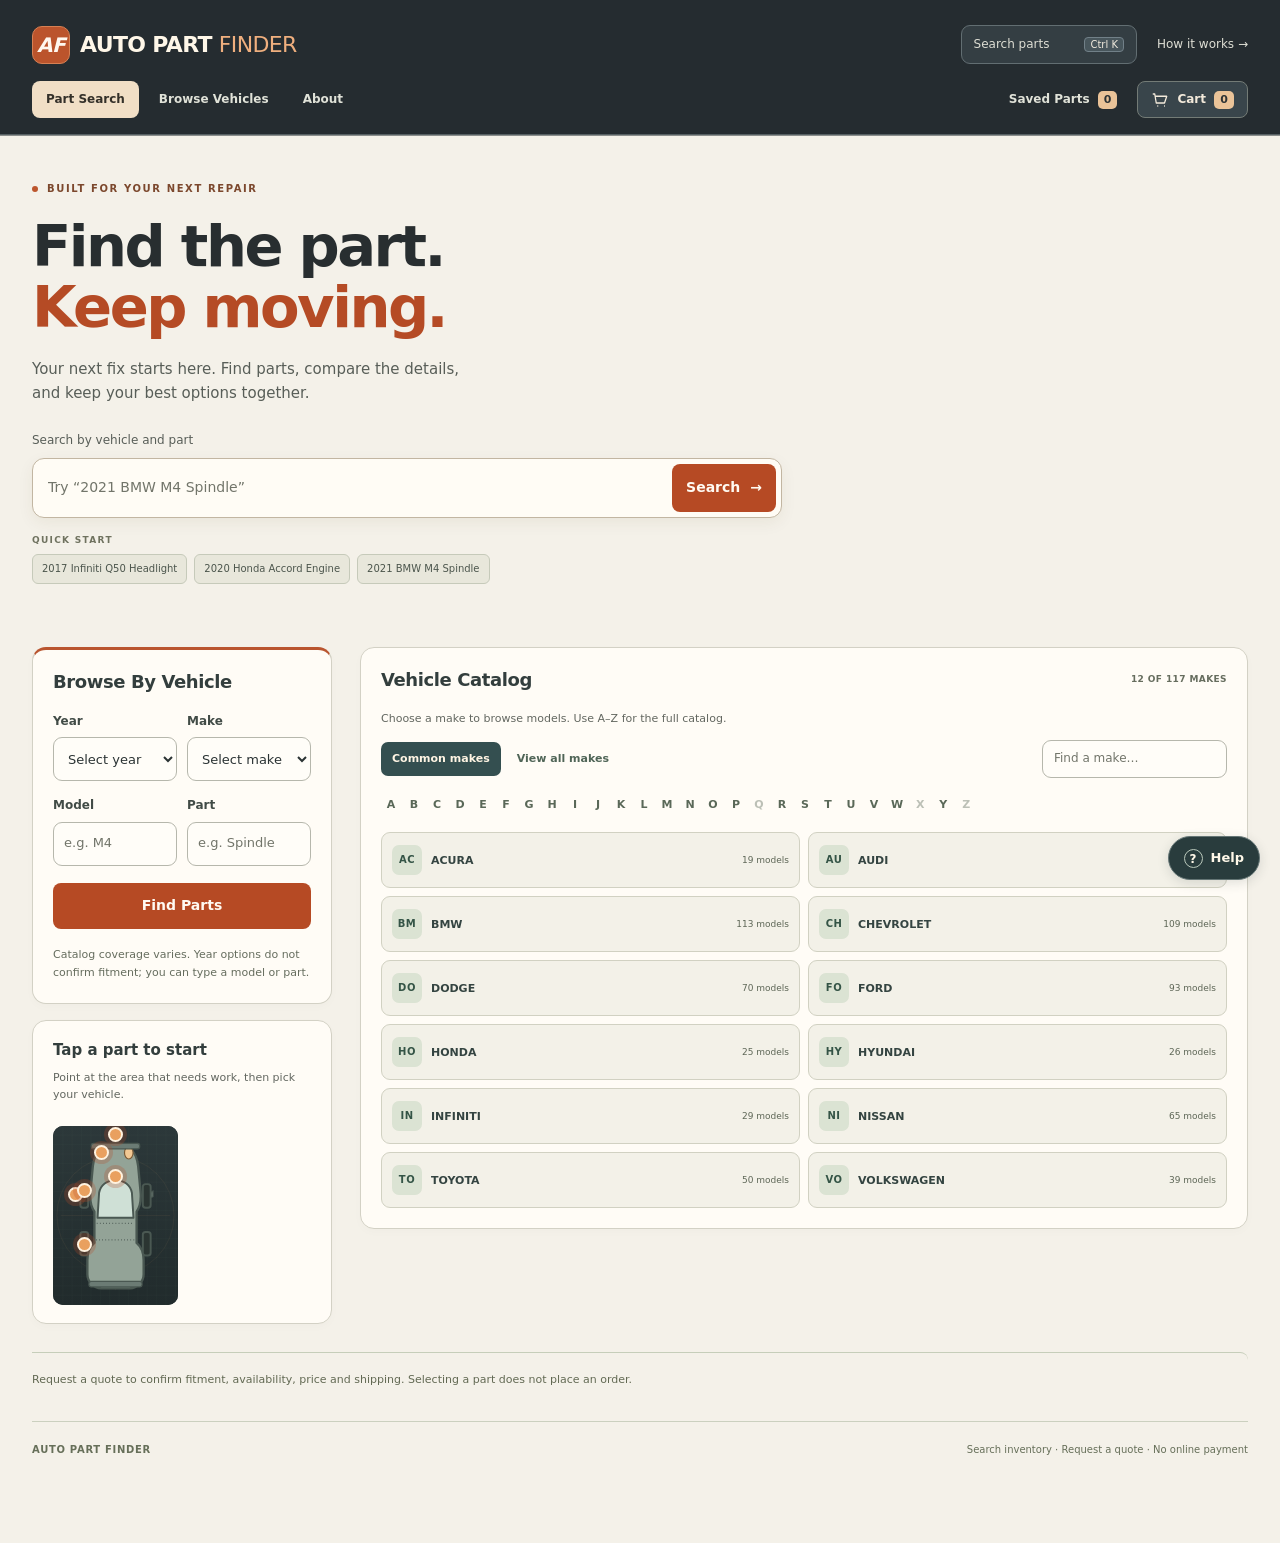
<file: docs/index.html>
<!DOCTYPE html>

<html lang="en"><head><meta charset="utf-8"/><meta content="width=device-width, initial-scale=1" name="viewport"/><meta content="Search by vehicle and compare auto parts in the AUTO PART FINDER demo catalog." name="description"/><title>Part Search | AUTO PART FINDER</title><link href="./assets/icons/favicon.svg" rel="icon" type="image/svg+xml"/><link href="./styles/main.css?v=workflow-upgrade-1" rel="stylesheet"/><link href="./styles/features.css?v=workflow-upgrade-1" rel="stylesheet"/><link href="./styles/theme.css?v=workflow-upgrade-1" rel="stylesheet"/><link href="./styles/help.css?v=workflow-upgrade-1" rel="stylesheet"/><script src="./scripts/main.js" type="module"></script><script src="./scripts/help.js" type="module"></script><script src="./scripts/command-search.js" type="module"></script><script src="./scripts/search.js" type="module"></script><script src="./scripts/catalog.js" type="module"></script></head><body><div class="site-shell"><a class="skip" href="#main">Skip to content</a><header><div class="masthead wrap"><a class="brand" href="./index.html"><span aria-hidden="true" class="brand-mark">AF</span><span class="brand-name">AUTO PART <b>FINDER</b><small>Find the Right Part. Compare the Best Options.</small></span></a><button class="search-launch" type="button" aria-haspopup="dialog"><span>Search parts</span><kbd>Ctrl K</kbd></button><a class="header-help" href="./about.html">How it works →</a></div><nav aria-label="Main navigation"><div class="wrap nav-inner"><a href="./index.html">Part Search</a><a href="./index.html#catalog">Browse Vehicles</a><a href="./about.html">About</a><a class="nav-saved" href="./cart.html?view=saved">Saved Parts <span data-saved-count="">0</span></a><a class="nav-cart" href="./cart.html"><svg aria-hidden="true" fill="none" height="18" stroke="currentColor" stroke-width="1.7" viewBox="0 0 24 24" width="18"><path d="M3 4h2l2 12h11l3-9H6M9 20h.01M18 20h.01" stroke-linecap="round" stroke-linejoin="round"></path></svg>Cart <span data-cart-count="">0</span></a></div></nav></header><main class="wrap home-layout" id="main"><noscript><p class="demo-banner">Enable JavaScript to search the catalog and use the cart.</p></noscript><section class="hero"><div class="hero-copy"><div class="eyebrow"><span aria-hidden="true" class="status-dot"></span> BUILT FOR YOUR NEXT REPAIR</div><h1>Find the part.<br/><span>Keep moving.</span></h1><p class="hero-description">Your next fix starts here. Find parts, compare the details, and keep your best options together.</p><form id="search-form"><label for="query">Search by vehicle and part</label><div class="search-line"><input autocomplete="off" id="query" name="q" placeholder="Try “2021 BMW M4 Spindle”" required=""/><button>Search <span aria-hidden="true">→</span></button></div><p id="search-error" role="alert"></p></form><div class="examples"><span>QUICK START</span><button data-example="2017 Infiniti Q50 Headlight" type="button">2017 Infiniti Q50 Headlight</button><button data-example="2020 Honda Accord Engine" type="button">2020 Honda Accord Engine</button><button data-example="2021 BMW M4 Spindle" type="button">2021 BMW M4 Spindle</button></div></div><aside class="featured-part"><div class="feature-top"><span>EXPLORE THE DEMO</span><span class="feature-tag">BMW M4</span></div><div aria-label="Original spindle illustration" class="part-stage" role="img"></div><div class="feature-bottom"><div><small>2021 BMW M4</small><h2>Spindle / knuckle</h2><span>6 sample listings · Compare your options</span></div><a aria-label="Explore BMW M4 sample parts" href="./results.html?year=2021&amp;make=BMW&amp;model=M4&amp;part=Spindle">↗</a></div></aside></section><aside aria-label="Vehicle search" class="vehicle-sidebar"><section aria-labelledby="browse-title" class="vehicle-panel"><div class="section-heading"><h2 id="browse-title">Browse By Vehicle</h2></div><form class="vehicle-controls" id="vehicle-form"><label>Year<select id="year" required=""><option value="">Select year</option></select></label><label>Make<select id="make" required=""><option value="">Select make</option></select></label><label>Model<input id="model" list="model-options" placeholder="e.g. M4" required=""/><datalist id="model-options"></datalist></label><label>Part<input id="part" list="part-options" placeholder="e.g. Spindle" required=""/><datalist id="part-options"></datalist></label><button>Find Parts</button></form><p class="muted">Catalog coverage varies. Year options do not confirm fitment; you can type a model or part.</p></section><section aria-labelledby="shortcuts-title" class="part-shortcuts diagram-panel"><h2 id="shortcuts-title">Tap a part to start</h2><p>Point at the area that needs work, then pick your vehicle.</p><div aria-label="Vehicle diagram, choose a part to search" class="car-diagram" role="group"><img alt="" aria-hidden="true" src="./assets/images/car-diagram.svg"/><button class="hotspot" data-part="Headlight" style="--hx:39%;--hy:15%" type="button"><span class="hotspot-dot"></span><span class="hotspot-label">Headlight</span></button><button class="hotspot" data-part="Bumper" style="--hx:50%;--hy:5%" type="button"><span class="hotspot-dot"></span><span class="hotspot-label">Bumper</span></button><button class="hotspot" data-part="Mirror" style="--hx:18%;--hy:38%" type="button"><span class="hotspot-dot"></span><span class="hotspot-label">Mirror</span></button><button class="hotspot" data-part="Engine" style="--hx:50%;--hy:28%" type="button"><span class="hotspot-dot"></span><span class="hotspot-label">Engine</span></button><button class="hotspot" data-part="Wheel" style="--hx:25%;--hy:36%" type="button"><span class="hotspot-dot"></span><span class="hotspot-label">Wheel</span></button><button class="hotspot" data-part="Fender" style="--hx:25%;--hy:66%" type="button"><span class="hotspot-dot"></span><span class="hotspot-label">Fender</span></button></div></section></aside><section id="catalog"><div class="section-heading"><h2>Vehicle Catalog</h2><span id="catalog-count">LOADING CATALOG</span></div><p class="muted">Choose a make to browse models. Use A–Z for the full catalog.</p><div aria-label="Catalog view" class="catalog-toolbar" role="group"><button aria-pressed="true" class="secondary" id="common-makes" type="button">Common makes</button><button aria-pressed="false" class="secondary" id="all-makes" type="button">View all makes</button><label class="make-filter-label"><span class="visually-hidden">Find a vehicle make</span><input autocomplete="off" id="make-filter" placeholder="Find a make…" type="search"/></label></div><div aria-label="Filter makes by first letter" class="alphabet" id="alphabet"></div><div aria-live="polite" class="make-catalog" id="make-catalog">Loading vehicle catalog…</div></section><aside class="demo-banner"><strong>A working preview, with room to grow.</strong><span>Try 2021 BMW M4 Spindle to explore six sample listings. Live inventory is not connected.</span></aside></main><footer class="wrap"><strong>AUTO PART FINDER</strong><span>Prototype catalog · Demo inventory · No checkout</span></footer><div aria-live="polite" id="notice" role="status"></div></div></body></html>
</file>
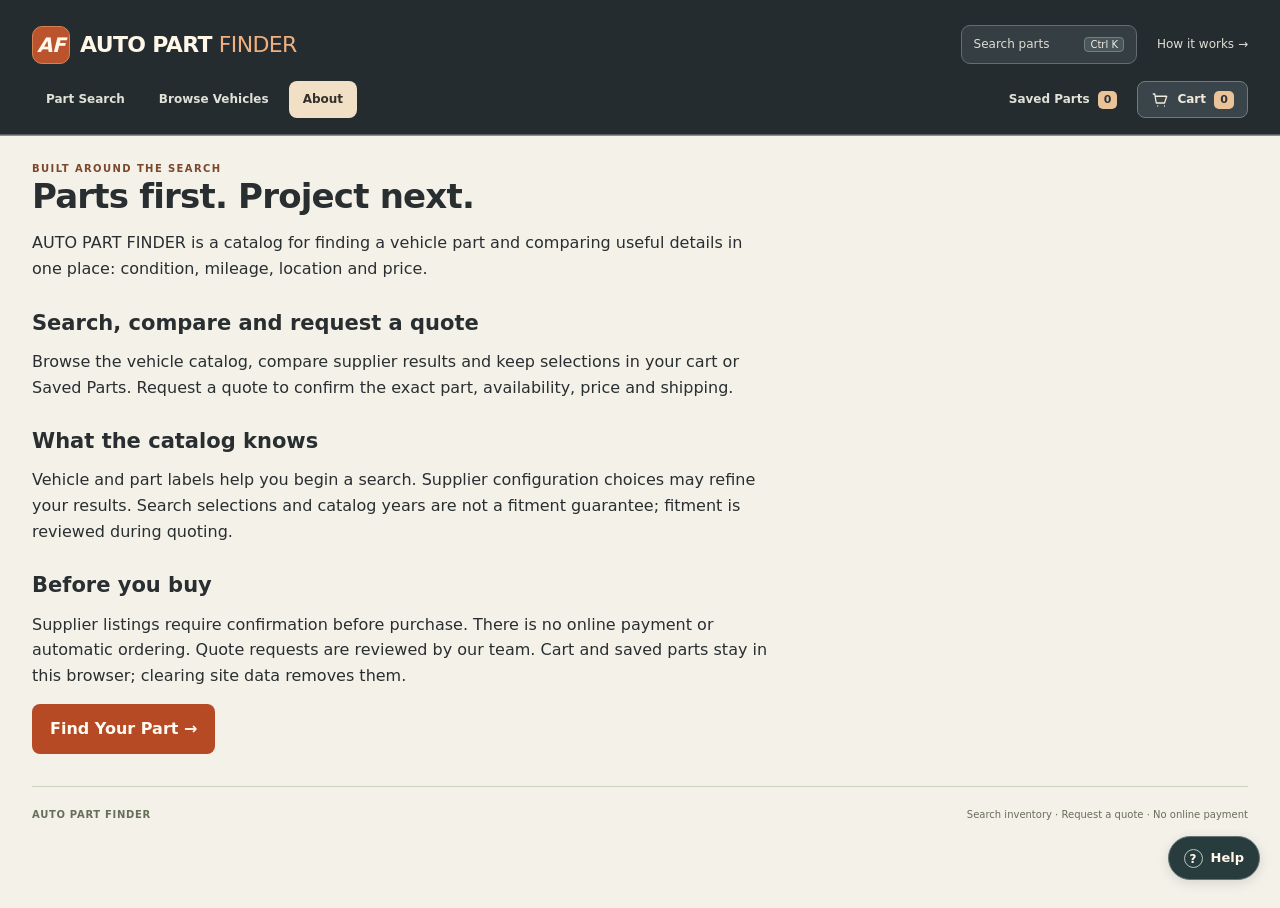
<file: docs/about.html>
<!DOCTYPE html>

<html lang="en"><head><meta charset="utf-8"/><meta content="width=device-width, initial-scale=1" name="viewport"/><meta content="Search by vehicle and compare auto parts in the AUTO PART FINDER demo catalog." name="description"/><title>About | AUTO PART FINDER</title><link href="./assets/icons/favicon.svg" rel="icon" type="image/svg+xml"/><link href="./styles/main.css?v=workflow-upgrade-1" rel="stylesheet"/><link href="./styles/features.css?v=workflow-upgrade-1" rel="stylesheet"/><link href="./styles/theme.css?v=workflow-upgrade-1" rel="stylesheet"/><link href="./styles/help.css?v=workflow-upgrade-1" rel="stylesheet"/><script src="./scripts/main.js" type="module"></script><script src="./scripts/help.js" type="module"></script><script src="./scripts/command-search.js" type="module"></script></head><body><div class="site-shell"><a class="skip" href="#main">Skip to content</a><header><div class="masthead wrap"><a class="brand" href="./index.html"><span aria-hidden="true" class="brand-mark">AF</span><span class="brand-name">AUTO PART <b>FINDER</b><small>Find the Right Part. Compare the Best Options.</small></span></a><button class="search-launch" type="button" aria-haspopup="dialog"><span>Search parts</span><kbd>Ctrl K</kbd></button><a class="header-help" href="./about.html">How it works →</a></div><nav aria-label="Main navigation"><div class="wrap nav-inner"><a href="./index.html">Part Search</a><a href="./index.html#catalog">Browse Vehicles</a><a href="./about.html">About</a><a class="nav-saved" href="./cart.html?view=saved">Saved Parts <span data-saved-count="">0</span></a><a class="nav-cart" href="./cart.html"><svg aria-hidden="true" fill="none" height="18" stroke="currentColor" stroke-width="1.7" viewBox="0 0 24 24" width="18"><path d="M3 4h2l2 12h11l3-9H6M9 20h.01M18 20h.01" stroke-linecap="round" stroke-linejoin="round"></path></svg>Cart <span data-cart-count="">0</span></a></div></nav></header><main class="wrap" id="main"><noscript><p class="demo-banner">Enable JavaScript to search the catalog and use the cart.</p></noscript><div class="eyebrow">BUILT AROUND THE SEARCH</div><h1>Parts first. Project next.</h1><div class="about-copy"><p>AUTO PART FINDER is a catalog for finding a vehicle part and comparing useful details in one place: condition, mileage, location and price.</p><h2 data-live-text="Search, compare and request a quote">Explore the preview</h2><p data-live-text="Browse the vehicle catalog, compare supplier results and keep selections in your cart or Saved Parts. Request a quote to confirm the exact part, availability, price and shipping.">Browse the vehicle catalog or search for <a href="./results.html?year=2021&amp;make=BMW&amp;model=M4&amp;part=Spindle">2021 BMW M4 Spindle</a>. Compare demo listings, view placeholder illustrations and keep selections in your cart or Saved Parts.</p><h2>What the catalog knows</h2><p data-live-text="Vehicle and part labels help you begin a search. Supplier configuration choices may refine your results. Search selections and catalog years are not a fitment guarantee; fitment is reviewed during quoting.">Vehicle and part labels come from the existing project’s catalog data. Model-specific years and interchange compatibility are not available here. Search selections are not a fitment guarantee.</p><h2 data-live-text="Before you buy">A prototype with clear limits</h2><p data-live-text="Supplier listings require confirmation before purchase. There is no online payment or automatic ordering. Quote requests are reviewed by our team. Cart and saved parts stay in this browser; clearing site data removes them.">All inventory, seller names and prices are fictional. Live search, ordering, payment and accounts are not connected. Cart and saved parts stay in this browser; clearing site data removes them.</p><a class="button" href="./index.html">Find Your Part →</a></div></main><footer class="wrap"><strong>AUTO PART FINDER</strong><span>Prototype catalog · Demo inventory · No checkout</span></footer><div aria-live="polite" id="notice" role="status"></div></div></body></html>
</file>
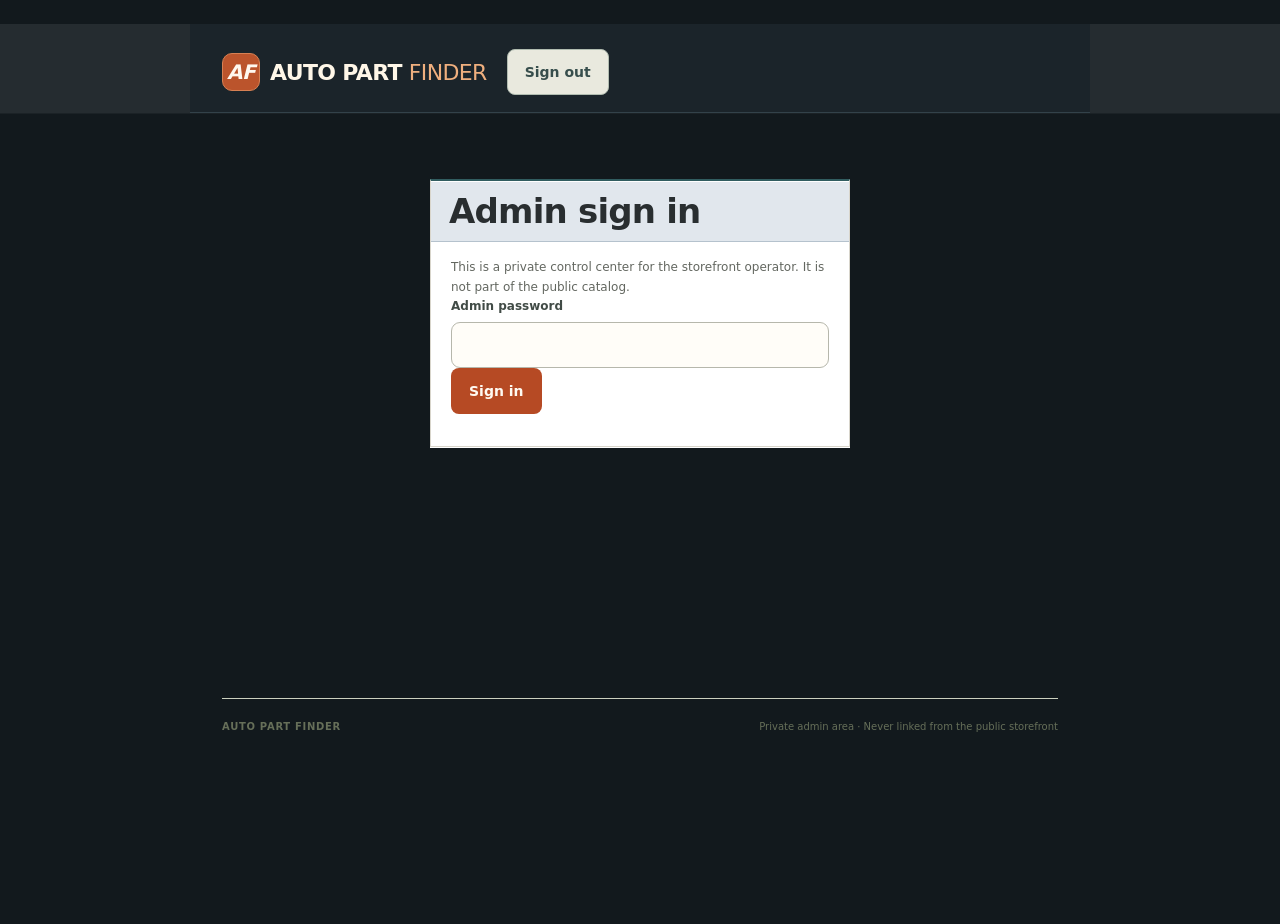
<file: docs/admin.html>
<!DOCTYPE html>
<html lang="en">
<head>
<meta charset="utf-8"/>
<meta content="width=device-width, initial-scale=1" name="viewport"/>
<meta content="noindex, nofollow" name="robots"/>
<title>Admin | AUTO PART FINDER</title>
<link href="./assets/icons/favicon.svg" rel="icon" type="image/svg+xml"/>
<link href="./styles/main.css?v=workflow-upgrade-1" rel="stylesheet"/>
<link href="./styles/theme.css?v=workflow-upgrade-1" rel="stylesheet"/>
<link href="./styles/admin.css?v=workflow-upgrade-1" rel="stylesheet"/>
<script src="./scripts/admin.js" type="module"></script>
</head>
<body class="admin-body">
<div class="site-shell admin-shell">
<header>
<div class="masthead wrap">
<a class="brand" href="./index.html"><span aria-hidden="true" class="brand-mark">AF</span><span class="brand-name">AUTO PART <b>FINDER</b><small>Storefront control center</small></span></a>
<button class="button secondary" id="logout-button" hidden type="button">Sign out</button>
</div>
</header>
<main class="wrap admin-main" id="main">
<section aria-labelledby="login-title" class="vehicle-panel" id="login-panel">
<div class="section-heading"><h1 id="login-title">Admin sign in</h1></div>
<p class="muted">This is a private control center for the storefront operator. It is not part of the public catalog.</p>
<form id="login-form">
<label for="admin-password">Admin password<input autocomplete="current-password" id="admin-password" required="" type="password"/></label>
<button type="submit">Sign in</button>
</form>
<p id="login-error" role="alert"></p>
</section>

<div hidden id="admin-app">
<p class="site-announcement" id="admin-banner"></p>

<section aria-labelledby="dashboard-title" class="vehicle-panel">
<div class="section-heading"><h2 id="dashboard-title">Dashboard</h2><button class="text-button" data-refresh="dashboard" type="button">Refresh</button></div>
<div class="admin-stats" id="dashboard-stats"></div>
</section>

<section aria-labelledby="settings-title" class="vehicle-panel">
<div class="section-heading"><h2 id="settings-title">Storefront settings</h2></div>
<form class="admin-inline-form" id="settings-form">
<label class="admin-checkbox"><input id="maintenance-mode" type="checkbox"/> Maintenance mode (pauses live search for customers)</label>
<label>Announcement banner<input id="announcement" maxlength="300" placeholder="e.g. Inventory refresh in progress"/></label>
<button type="submit">Save settings</button>
</form>
</section>

<section aria-labelledby="pricing-title" class="vehicle-panel">
<div class="section-heading"><h2 id="pricing-title">Pricing rules</h2><button class="text-button" data-refresh="pricing" type="button">Refresh</button></div>
<p class="muted">Most specific rule wins: manual override &gt; supplier &gt; part &gt; make &gt; global. Without a rule, the customer price equals the supplier price.</p>
<form class="admin-inline-form" id="pricing-form">
<label>Scope<select id="rule-scope"><option value="global">Global (all listings)</option><option value="part">Part name</option><option value="make">Vehicle make</option><option value="supplier">Supplier name contains</option></select></label>
<label>Scope value<input id="rule-scope-value" placeholder="e.g. Spindle"/></label>
<label>Markup type<select id="rule-markup-type"><option value="percent">Percent</option><option value="fixed">Fixed amount</option></select></label>
<label>Markup value<input id="rule-markup-value" required="" step="any" type="number"/></label>
<label>Minimum margin (optional)<input id="rule-min-margin" step="any" type="number"/></label>
<button type="submit">Add rule</button>
</form>
<div class="admin-table" id="pricing-rules"></div>
</section>

<section aria-labelledby="cache-title" class="vehicle-panel">
<div class="section-heading"><h2 id="cache-title">Search cache</h2><button class="text-button" data-refresh="cache" type="button">Refresh</button></div>
<p class="muted">Cached searches are served instantly and refreshed in the background; they never scrape the whole catalog in advance.</p>
<div class="admin-table" id="cache-list"></div>
</section>

<section aria-labelledby="listing-title" class="vehicle-panel">
<div class="section-heading"><h2 id="listing-title">Listing lookup</h2></div>
<p class="muted">Paste a listing id from a recent search or order to hide it, set a manual price, or add a note.</p>
<form class="admin-inline-form" id="listing-form">
<label>Listing id<input id="listing-id" pattern="[a-f0-9]{32}" placeholder="32 hex characters" required=""/></label>
<button type="submit">Load listing</button>
</form>
<div id="listing-detail"></div>
</section>

<section aria-labelledby="orders-title" class="vehicle-panel">
<div class="section-heading"><h2 id="orders-title">Orders / quote requests</h2><button class="text-button" data-refresh="orders" type="button">Refresh</button></div>
<div class="admin-table" id="orders-list"></div>
</section>

<section aria-labelledby="audit-title" class="vehicle-panel">
<div class="section-heading"><h2 id="audit-title">Audit log</h2><button class="text-button" data-refresh="audit" type="button">Refresh</button></div>
<div class="admin-table" id="audit-list"></div>
</section>
</div>
</main>
<footer class="wrap"><strong>AUTO PART FINDER</strong><span>Private admin area · Never linked from the public storefront</span></footer>
<div aria-live="polite" id="notice" role="status"></div>
</div>
</body>
</html>
</file>
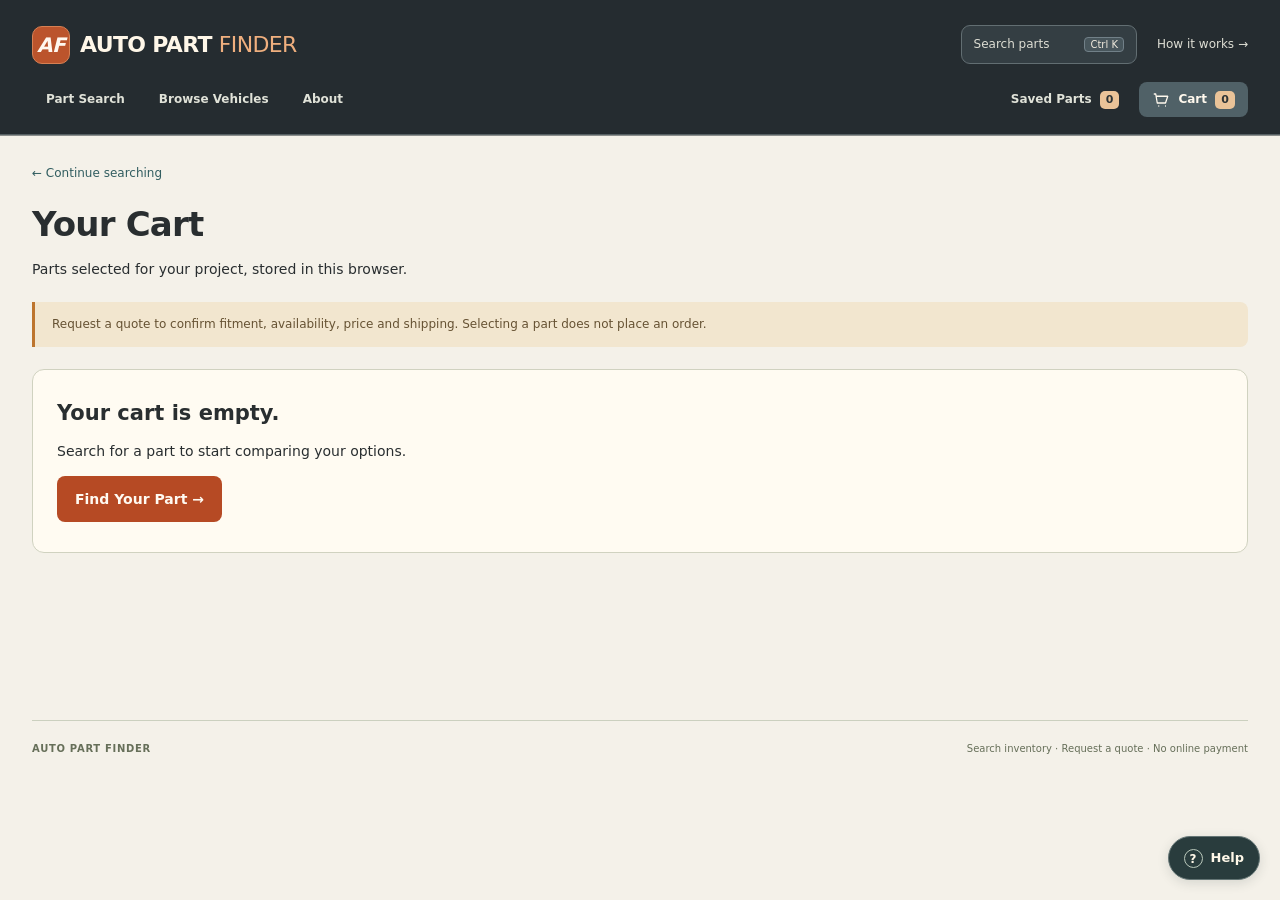
<file: docs/cart.html>
<!DOCTYPE html>

<html lang="en"><head><meta charset="utf-8"/><meta content="width=device-width, initial-scale=1" name="viewport"/><meta content="Search by vehicle and compare auto parts in the AUTO PART FINDER demo catalog." name="description"/><title>Cart &amp; Saved Parts | AUTO PART FINDER</title><link href="./assets/icons/favicon.svg" rel="icon" type="image/svg+xml"/><link href="./styles/main.css?v=workflow-upgrade-1" rel="stylesheet"/><link href="./styles/features.css?v=workflow-upgrade-1" rel="stylesheet"/><link href="./styles/theme.css?v=workflow-upgrade-1" rel="stylesheet"/><link href="./styles/help.css?v=workflow-upgrade-1" rel="stylesheet"/><script src="./scripts/main.js" type="module"></script><script src="./scripts/help.js" type="module"></script><script src="./scripts/command-search.js" type="module"></script><script src="./scripts/cart.js" type="module"></script></head><body><div class="site-shell"><a class="skip" href="#main">Skip to content</a><header><div class="masthead wrap"><a class="brand" href="./index.html"><span aria-hidden="true" class="brand-mark">AF</span><span class="brand-name">AUTO PART <b>FINDER</b><small>Find the Right Part. Compare the Best Options.</small></span></a><button class="search-launch" type="button" aria-haspopup="dialog"><span>Search parts</span><kbd>Ctrl K</kbd></button><a class="header-help" href="./about.html">How it works →</a></div><nav aria-label="Main navigation"><div class="wrap nav-inner"><a href="./index.html">Part Search</a><a href="./index.html#catalog">Browse Vehicles</a><a href="./about.html">About</a><a class="nav-saved" href="./cart.html?view=saved">Saved Parts <span data-saved-count="">0</span></a><a class="nav-cart" href="./cart.html"><svg aria-hidden="true" fill="none" height="18" stroke="currentColor" stroke-width="1.7" viewBox="0 0 24 24" width="18"><path d="M3 4h2l2 12h11l3-9H6M9 20h.01M18 20h.01" stroke-linecap="round" stroke-linejoin="round"></path></svg>Cart <span data-cart-count="">0</span></a></div></nav></header><main class="wrap" id="main"><noscript><p class="demo-banner">Enable JavaScript to search the catalog and use the cart.</p></noscript><a class="back" href="./index.html">← Continue searching</a><h1 id="collection-title">Your Cart</h1><p id="collection-description">Parts selected for your project, stored in this browser.</p><p class="demo-banner">Demo selections only. No orders, reservations or payments are placed.</p><section aria-label="Selected parts" id="cart-items"></section><div class="cart-total" id="cart-total"></div><div id="quote-action"></div></main><footer class="wrap"><strong>AUTO PART FINDER</strong><span>Prototype catalog · Demo inventory · No checkout</span></footer><div aria-live="polite" id="notice" role="status"></div></div></body></html>
</file>
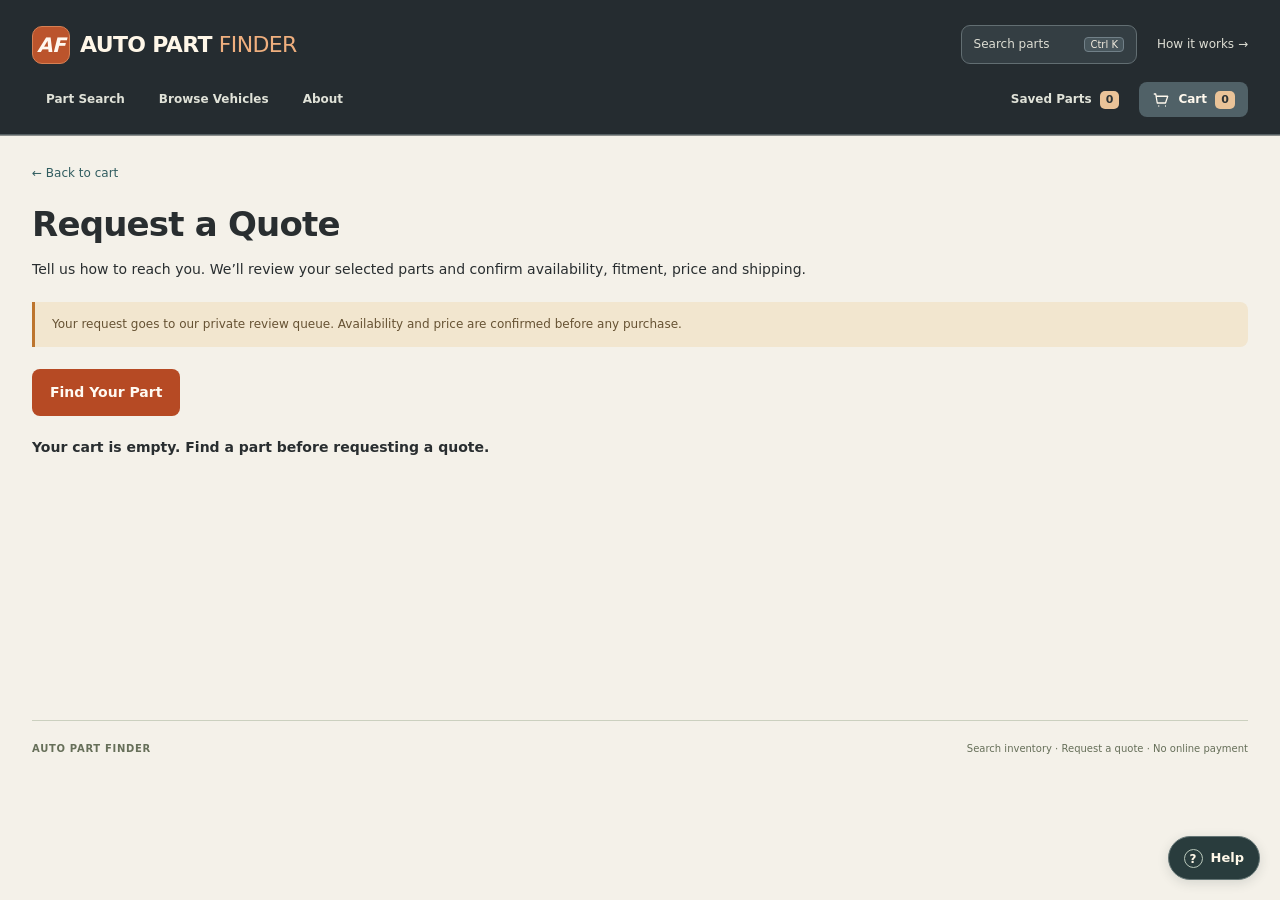
<file: docs/quote.html>
<!DOCTYPE html>

<html lang="en"><head><meta charset="utf-8"/><meta content="width=device-width, initial-scale=1" name="viewport"/><meta content="Search by vehicle and compare auto parts in the AUTO PART FINDER demo catalog." name="description"/><title>Request a Quote | AUTO PART FINDER</title><link href="./assets/icons/favicon.svg" rel="icon" type="image/svg+xml"/><link href="./styles/main.css?v=workflow-upgrade-1" rel="stylesheet"/><link href="./styles/features.css?v=workflow-upgrade-1" rel="stylesheet"/><link href="./styles/theme.css?v=workflow-upgrade-1" rel="stylesheet"/><link href="./styles/help.css?v=workflow-upgrade-1" rel="stylesheet"/><script src="./scripts/main.js" type="module"></script><script src="./scripts/help.js" type="module"></script><script src="./scripts/command-search.js" type="module"></script><script src="./scripts/quote.js" type="module"></script></head><body><div class="site-shell"><a class="skip" href="#main">Skip to content</a><header><div class="masthead wrap"><a class="brand" href="./index.html"><span aria-hidden="true" class="brand-mark">AF</span><span class="brand-name">AUTO PART <b>FINDER</b><small>Find the Right Part. Compare the Best Options.</small></span></a><button class="search-launch" type="button" aria-haspopup="dialog"><span>Search parts</span><kbd>Ctrl K</kbd></button><a class="header-help" href="./about.html">How it works →</a></div><nav aria-label="Main navigation"><div class="wrap nav-inner"><a href="./index.html">Part Search</a><a href="./index.html#catalog">Browse Vehicles</a><a href="./about.html">About</a><a class="nav-saved" href="./cart.html?view=saved">Saved Parts <span data-saved-count="">0</span></a><a class="nav-cart" href="./cart.html"><svg aria-hidden="true" fill="none" height="18" stroke="currentColor" stroke-width="1.7" viewBox="0 0 24 24" width="18"><path d="M3 4h2l2 12h11l3-9H6M9 20h.01M18 20h.01" stroke-linecap="round" stroke-linejoin="round"></path></svg>Cart <span data-cart-count="">0</span></a></div></nav></header><main class="wrap" id="main"><noscript><p class="demo-banner">Enable JavaScript to search the catalog and use the cart.</p></noscript><a class="back" href="./cart.html">← Back to cart</a><h1>Request a Quote</h1><p>Tell us how to reach you. We’ll review your selected parts and confirm availability, fitment, price and shipping.</p><p class="demo-banner" id="quote-mode"></p><section aria-label="Parts to quote" id="quote-items"></section><form class="quote-form" hidden="" id="quote-form"><div class="quote-fields"><label>Name<input autocomplete="name" maxlength="100" name="name" required=""/></label><label>Email<input autocomplete="email" maxlength="254" name="email" required="" type="email"/></label><label>Phone (optional)<input autocomplete="tel" maxlength="40" name="phone" type="tel"/></label><label>Delivery postal code<input autocomplete="postal-code" maxlength="20" name="postal_code" required=""/></label></div><label>Part configuration or other details (optional)<input maxlength="1000" name="notes" placeholder="Example: front left, delivery to a business"/></label><label class="consent"><input name="consent" required="" type="checkbox"/> I agree to be contacted about this quote request.</label><p class="muted">Your contact details are used to review and respond to this request. They are not saved in browser storage. Submitting does not place an order or authorize payment.</p><button id="quote-submit">Send Quote Request</button></form><p aria-live="polite" id="quote-feedback" role="status"></p></main><footer class="wrap"><strong>AUTO PART FINDER</strong><span>Prototype catalog · Demo inventory · No checkout</span></footer><div aria-live="polite" id="notice" role="status"></div></div></body></html>
</file>
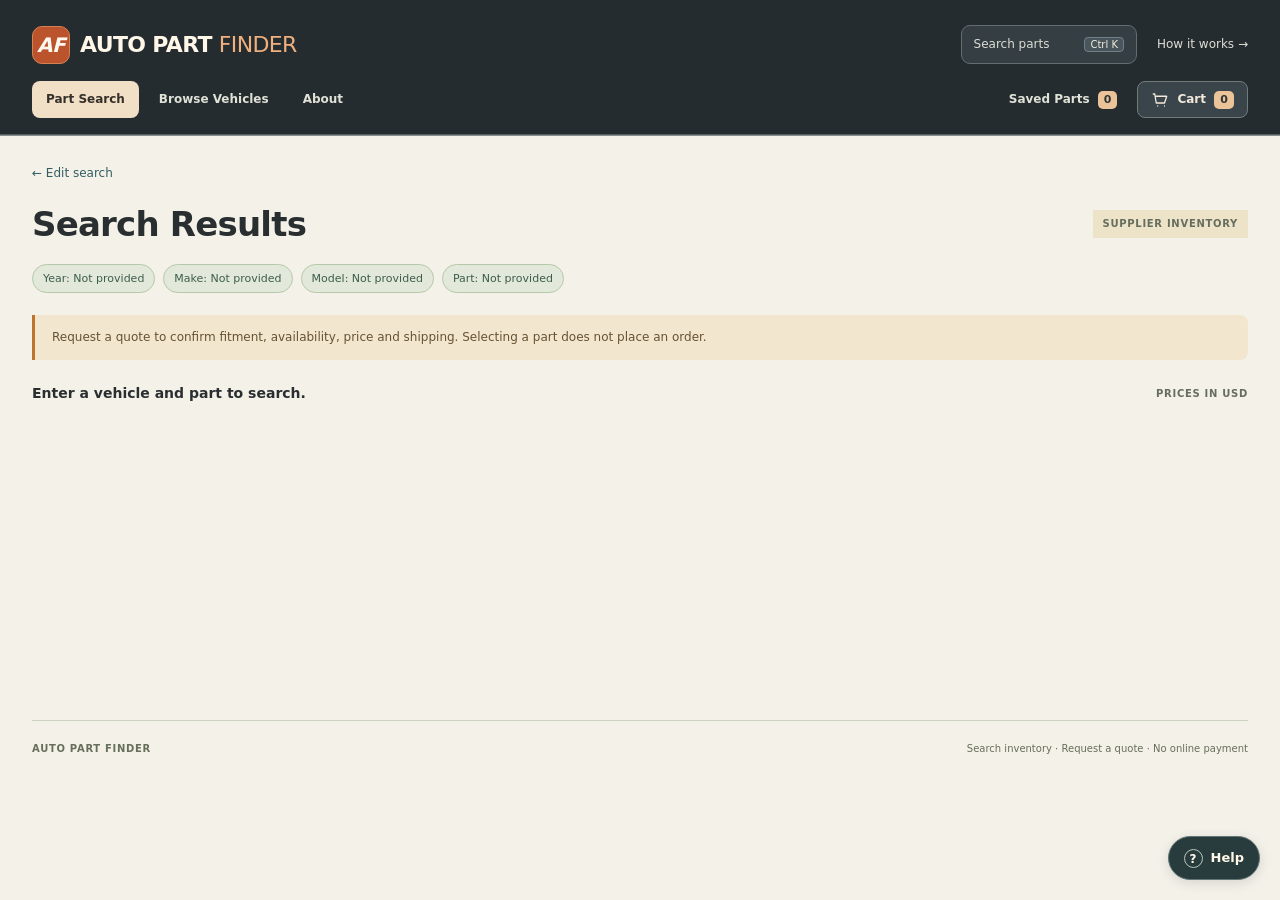
<file: docs/results.html>
<!DOCTYPE html>

<html lang="en"><head><meta charset="utf-8"/><meta content="width=device-width, initial-scale=1" name="viewport"/><meta content="Search by vehicle and compare auto parts in the AUTO PART FINDER demo catalog." name="description"/><title>Search Results | AUTO PART FINDER</title><link href="./assets/icons/favicon.svg" rel="icon" type="image/svg+xml"/><link href="./styles/main.css?v=workflow-upgrade-1" rel="stylesheet"/><link href="./styles/features.css?v=workflow-upgrade-1" rel="stylesheet"/><link href="./styles/theme.css?v=workflow-upgrade-1" rel="stylesheet"/><link href="./styles/help.css?v=workflow-upgrade-1" rel="stylesheet"/><script src="./scripts/main.js" type="module"></script><script src="./scripts/help.js" type="module"></script><script src="./scripts/command-search.js" type="module"></script><script src="./scripts/results.js" type="module"></script></head><body><div class="site-shell"><a class="skip" href="#main">Skip to content</a><header><div class="masthead wrap"><a class="brand" href="./index.html"><span aria-hidden="true" class="brand-mark">AF</span><span class="brand-name">AUTO PART <b>FINDER</b><small>Find the Right Part. Compare the Best Options.</small></span></a><button class="search-launch" type="button" aria-haspopup="dialog"><span>Search parts</span><kbd>Ctrl K</kbd></button><a class="header-help" href="./about.html">How it works →</a></div><nav aria-label="Main navigation"><div class="wrap nav-inner"><a href="./index.html">Part Search</a><a href="./index.html#catalog">Browse Vehicles</a><a href="./about.html">About</a><a class="nav-saved" href="./cart.html?view=saved">Saved Parts <span data-saved-count="">0</span></a><a class="nav-cart" href="./cart.html"><svg aria-hidden="true" fill="none" height="18" stroke="currentColor" stroke-width="1.7" viewBox="0 0 24 24" width="18"><path d="M3 4h2l2 12h11l3-9H6M9 20h.01M18 20h.01" stroke-linecap="round" stroke-linejoin="round"></path></svg>Cart <span data-cart-count="">0</span></a></div></nav></header><main class="wrap" id="main"><noscript><p class="demo-banner">Enable JavaScript to search the catalog and use the cart.</p></noscript><a class="back" href="./index.html">← Back to part search</a><div class="section-heading"><h1>Search Results</h1><span class="badge">DEMO INVENTORY</span></div><h2 id="vehicle-title"></h2><p id="part-title"></p><div class="search-summary" id="search-summary"></div><p class="demo-banner">All listings, prices, sellers and illustrations below are fictional examples. Availability and fitment are not verified.</p><div class="section-heading"><strong id="result-count" role="status">Loading listings…</strong><span>PRICES IN USD</span></div><section aria-label="Part listings" id="results"></section><nav aria-label="Results pages" class="pagination" id="pagination"></nav><dialog aria-labelledby="gallery-title" id="gallery"><div class="section-heading"><h2 id="gallery-title">Part photos</h2><button aria-label="Close photos" class="secondary" id="gallery-close">Close ×</button></div><img alt="" id="gallery-image"/><div class="gallery-controls"><button class="secondary" id="gallery-prev">← Previous</button><span aria-live="polite" id="gallery-counter"></span><button class="secondary" id="gallery-next">Next →</button></div><p class="muted">Original placeholder illustration. Not a photograph of inventory.</p></dialog></main><footer class="wrap"><strong>AUTO PART FINDER</strong><span>Prototype catalog · Demo inventory · No checkout</span></footer><div aria-live="polite" id="notice" role="status"></div></div></body></html>
</file>
<file: docs/styles/main.css>
:root {
  --navy: #172735;
  --blue: #215e96;
  --ink: #263642;
  --muted: #596a76;
  --line: #b9c4ce;
  --paper: #eef0f2;
  --gold: #c5a44d;
}
* { box-sizing: border-box; }
html { scroll-behavior: smooth; }
body { margin: 0; background: var(--paper); color: var(--ink); font: 14px/1.55 Tahoma, Verdana, Arial, sans-serif; }
a { color: var(--blue); }
button, input, select { font: inherit; }
button, .button {
  display: inline-block; background: var(--blue); color: white; border: 1px solid var(--blue);
  border-radius: 2px; box-shadow: inset 0 1px 0 #ffffff50, inset 0 -1px 0 #00000012; padding: 11px 17px; font-weight: 700; cursor: pointer; text-decoration: none;
}
button:hover, .button:hover { background: #174b7a; }
button:disabled { opacity: .4; cursor: default; }
button.secondary { background: #edf1f5; color: var(--blue); border-color: #afbdc8; }
button.secondary:hover { background: #edf3f8; }
button.text-button { box-shadow: none; background: transparent; color: var(--blue); border-color: transparent; padding: 5px; }
button:focus-visible, a:focus-visible, input:focus-visible, select:focus-visible, summary:focus-visible {
  outline: 3px solid #ac7919; outline-offset: 3px;
}
input, select { font-weight: 400; min-width: 0; width: 100%; min-height: 46px; padding: 10px 12px; background: white; border: 1px solid #9daeba; border-radius: 2px; box-shadow: inset 0 1px 2px #17273512; color: var(--ink); }
input::placeholder { color: #677680; opacity: 1; }
label { display: block; font-size: 12px; font-weight: 700; }
label input, label select { display: block; margin-top: 6px; }
h1, h2, h3, p { margin-top: 0; }
h1 { font-size: 34px; line-height: 1.15; margin-bottom: 14px; letter-spacing: -.8px; }
h2 { font-size: 21px; line-height: 1.3; margin-bottom: 12px; }
h3 { font-size: 20px; line-height: 1.3; margin-bottom: 14px; }
.wrap { max-width: 1160px; margin: auto; padding-left: 28px; padding-right: 28px; }

/* A compact masthead with the same navigation on every page. */
header { background: var(--navy); color: white; border-top: 3px solid var(--gold); }
.masthead { display: flex; align-items: center; padding-top: 18px; padding-bottom: 18px; }
.brand { display: flex; align-items: center; gap: 12px; text-decoration: none; color: white; font-size: 24px; font-weight: 800; letter-spacing: .25px; }
.brand small { display: block; font-size: 11px; font-weight: 400; letter-spacing: .1px; color: #c3d1dd; margin-top: 3px; }
.brand-mark { box-shadow: inset 1px 1px 0 #ffffff55, inset -1px 0 0 #00000020; display: grid; place-items: center; background: var(--blue); width: 46px; height: 46px; font-style: italic; border-bottom: 3px solid var(--gold); font-size: 25px; }
header nav { background: #dce3e9; border-top: 1px solid #91a2b0; border-bottom: 1px solid #9babb8; box-shadow: inset 0 1px 0 #ffffff; }
.nav-inner { display: flex; align-items: center; gap: 7px; min-height: 53px; }
.nav-inner a { padding: 8px 15px; color: #293e50; text-decoration: none; border: 1px solid #b0bdc8; border-radius: 2px 2px 0 0; background: #edf1f5; box-shadow: inset 0 1px 0 #ffffff; font-weight: 600; font-size: 13px; white-space: nowrap; }
.nav-inner a[aria-current] { color: white; background: var(--blue); border-color: #174b7a; box-shadow: inset 0 1px 0 #ffffff40; }
.nav-inner a:hover { color: var(--navy); background: #f8fafc; border-color: #819aaf; }
.nav-inner a[aria-current]:hover { color: white; background: #174b7a; }
.nav-inner .nav-saved { margin-left: auto; background: transparent; border-color: transparent; box-shadow: none; }
.nav-inner .nav-saved[aria-current] { color: var(--blue); text-decoration: underline; text-underline-offset: 4px; }
.nav-inner .nav-cart { display: flex; align-items: center; justify-content: center; gap: 8px; padding: 8px 13px; margin: 6px 0; border: 1px solid #174b7a; border-radius: 2px; background: var(--blue); color: white; box-shadow: inset 0 1px 0 #ffffff40; }
.nav-inner .nav-cart:hover, .nav-inner .nav-cart[aria-current] { background: #174b7a; color: white; border-color: #123958; }
.nav-inner span { display: inline-block; padding: 0 6px; background: #c5d1dc; color: #243d51; border-radius: 2px; font-size: 11px; margin-left: 4px; }
.nav-cart span { background: #f0f4f7; color: var(--navy); margin-left: 0; min-width: 20px; text-align: center; }
main.wrap { padding-top: 28px; padding-bottom: 30px; min-height: 65vh; }

/* Search stays at the top; vehicle controls are an equally clear alternative. */
.hero { padding: 8px 0 25px; }
.hero h1 { font-size: 36px; margin-top: 7px; margin-bottom: 10px; }
.hero > p { color: var(--muted); font-size: 15px; margin-bottom: 22px; }
.eyebrow { color: var(--blue); font-size: 10px; font-weight: 800; letter-spacing: 1.4px; }
.search-line { display: flex; margin-top: 7px; }
.search-line input { border: 2px solid var(--blue); border-radius: 3px 0 0 3px; min-height: 52px; font-size: 16px; }
.search-line button { min-width: 130px; border-radius: 0 3px 3px 0; }
.search-line button span { margin-left: 12px; }
#search-error:empty { display: none; }
#search-error { color: #a52727; margin: 8px 0; }
.examples { display: flex; gap: 8px 18px; align-items: center; flex-wrap: wrap; margin-top: 10px; }
.examples > span { font-size: 10px; letter-spacing: .6px; font-weight: 700; color: var(--muted); }
.examples button { box-shadow: none; padding: 5px 0; background: none; border: 0; color: var(--blue); font-size: 12px; font-weight: 400; text-decoration: underline; text-underline-offset: 3px; }
.vehicle-panel { box-shadow: 0 1px 0 #ffffff; background: white; border: 1px solid var(--line); padding: 20px; margin-bottom: 28px; border-top: 2px solid var(--blue); }
.section-heading { display: flex; align-items: center; justify-content: space-between; gap: 15px; margin-bottom: 14px; }
.section-heading h1, .section-heading h2 { margin: 0; }
.section-heading > span { font-size: 10px; font-weight: 700; letter-spacing: .7px; color: var(--muted); }
.vehicle-controls { display: grid; grid-template-columns: .75fr 1fr 1.3fr 1.4fr 125px; gap: 12px; align-items: end; }
.vehicle-controls button { min-height: 46px; }
.vehicle-panel > p { margin: 12px 0 0; font-size: 12px; }
.muted { color: var(--muted); font-size: 12px; }

/* Twelve common makes by default; the complete catalog remains one click away. */
#catalog { scroll-margin-top: 16px; padding: 20px; background: white; border: 1px solid var(--line); border-top: 2px solid var(--blue); box-shadow: 0 1px 0 #ffffff; }
.vehicle-panel > .section-heading, #catalog > .section-heading { margin: -20px -20px 16px; padding: 10px 18px; background: #e1e7ed; border-top: 1px solid white; border-bottom: 1px solid #b5c2cd; }
.vehicle-panel > .section-heading h2, #catalog > .section-heading h2 { font-size: 18px; }
.vehicle-panel > .section-heading h2::before, #catalog > .section-heading h2::before { content: ''; display: inline-block; width: 4px; height: 13px; background: var(--blue); margin-right: 9px; }
#catalog > .muted { margin-bottom: 12px; }
.catalog-toolbar { display: flex; gap: 8px; margin-bottom: 12px; }
.catalog-toolbar button { padding: 8px 13px; font-size: 12px; }
.catalog-toolbar button[aria-pressed=true] { color: var(--ink); background: #e0e7ed; border-color: #899daa; }
.alphabet { display: flex; flex-wrap: wrap; gap: 5px; border-top: 1px solid var(--line); padding: 12px 0; }
.alphabet button { padding: 5px 8px; min-width: 32px; background: white; color: var(--blue); border-color: var(--line); font-size: 12px; }
.alphabet button[aria-pressed=true] { background: var(--blue); color: white; }
.make-catalog { display: grid; grid-template-columns: repeat(3, minmax(0, 1fr)); align-items: start; gap: 8px 12px; }
.make-catalog > details, .empty-make { background: #f3f6f8; border: 1px solid var(--line); border-radius: 2px; min-width: 0; }
.make-catalog summary { list-style: none; cursor: pointer; padding: 12px 13px; font-weight: 700; font-size: 12px; }
.make-catalog summary::-webkit-details-marker { display: none; }
.make-catalog summary::before { content: '+'; display: inline-flex; align-items: center; justify-content: center; width: 12px; height: 12px; margin-right: 8px; border: 1px solid #8298aa; background: white; color: var(--blue); font: 12px/1 Arial, sans-serif; vertical-align: 1px; }
.make-catalog details[open] > summary::before { content: '−'; }
.make-catalog summary:hover { background: #f6f9fb; }
.make-catalog summary small { float: right; font-size: 11px; font-weight: 400; color: var(--muted); }
.model-list { background: white; border-top: 1px solid var(--line); padding: 8px 13px; max-height: 280px; overflow: auto; }
.model-button { box-shadow: none; display: block; background: none; border: 0; color: var(--blue); font-size: 13px; padding: 7px 3px; text-align: left; font-weight: 400; width: 100%; }
.model-button:hover { background: #edf4fa; }
.empty-make { padding: 12px 13px; font-size: 12px; font-weight: 700; }
.empty-make small { display: block; color: var(--muted); font-weight: 400; }
.demo-banner { display: flex; flex-direction: column; gap: 4px; border-left: 3px solid var(--gold); background: #faf6e9; padding: 13px 17px; font-size: 12px; margin: 22px 0; }

/* Listing information and actions keep a consistent reading order. */
.back { display: inline-block; margin-bottom: 21px; font-size: 12px; text-decoration: none; }
.badge { background: #efe3ba; padding: 6px 10px; }
.search-summary { display: flex; flex-wrap: wrap; align-items: center; gap: 8px; }
.search-summary span { background: #e5eaee; border: 1px solid var(--line); border-radius: 2px; padding: 5px 10px; font-size: 12px; }
#vehicle-title { margin-top: 20px; margin-bottom: 2px; }
#part-title { font-size: 18px; color: var(--muted); margin-bottom: 13px; }
.listing { display: grid; grid-template-columns: 205px minmax(0,1fr) 195px; gap: 22px; background: white; border: 1px solid var(--line); border-radius: 2px; border-top: 2px solid #849aad; padding: 20px; margin-bottom: 14px; }
.listing-photo img, .cart-listing > img { width: 100%; height: 160px; object-fit: contain; background: #e8edf1; border: 1px solid #dde3e8; }
.listing-photo span { background: #edf1f4; border-bottom: 1px solid #c9d3db; padding: 5px 7px; display: block; font-size: 10px; letter-spacing: .4px; color: var(--muted); padding-top: 7px; }
.listing-body .eyebrow { font-size: 10px; margin-bottom: 6px; }
.listing dl { display: grid; grid-template-columns: 67px minmax(0, 1fr); gap: 4px 10px; font-size: 13px; margin: 0; }
.listing dt { color: var(--muted); }
.listing dd { margin: 0; overflow-wrap: anywhere; }
.listing h2, .listing h3, .listing p { overflow-wrap: anywhere; }
.listing-body > p { font-size: 11px; margin: 12px 0 0; }
.listing-actions { display: flex; flex-direction: column; gap: 8px; align-items: stretch; padding-left: 18px; border-left: 1px solid #e0e5e9; }
.price { font-size: 27px; line-height: 1.2; letter-spacing: -.5px; }
.listing-actions small { font-size: 11px; color: var(--muted); margin-bottom: 9px; }
.listing-actions button { font-size: 12px; min-height: 42px; padding: 10px 8px; }
.pagination { display: flex; justify-content: center; gap: 8px; background: none; }
.pagination button { min-width: 44px; }
.pagination button[aria-current] { background: var(--blue); color: white; }
.empty-state { padding: 30px 24px; border: 1px solid var(--line); background: white; margin: 20px 0; }
.empty-state button { margin: 5px; }
.cart-total { text-align: right; font-weight: 700; font-size: 14px; padding: 20px 0; }
.about-copy { max-width: 740px; font-size: 16px; }
.about-copy h2 { margin-top: 28px; }
footer { display: flex; justify-content: space-between; gap: 15px; border-top: 1px solid var(--line); padding-top: 22px; padding-bottom: 26px; font-size: 11px; color: var(--muted); }
footer strong { letter-spacing: .7px; }
#notice:not(:empty) { position: fixed; bottom: 20px; left: 50%; transform: translateX(-50%); background: var(--navy); color: white; padding: 14px 22px; border-left: 3px solid var(--gold); box-shadow: 0 3px 18px #0003; max-width: 90vw; width: max-content; z-index: 5; }
dialog { width: min(700px,94vw); border: 1px solid var(--line); border-radius: 3px; padding: 22px; color: var(--ink); max-height: 90vh; overflow: auto; }
dialog::backdrop { background: #101d2bd1; }
dialog img { width: 100%; max-height: 55vh; object-fit: contain; background: var(--paper); }
.gallery-controls { display: flex; align-items: center; justify-content: space-between; margin-top: 12px; }
.skip { position: absolute; left: 12px; top: -70px; background: white; padding: 10px; z-index: 10; }
.skip:focus { top: 10px; }

.quote-form { max-width: 760px; background: white; border: 1px solid var(--line); padding: 22px; margin: 20px 0; }
.quote-fields { display: grid; grid-template-columns: 1fr 1fr; gap: 16px; margin-bottom: 16px; }
.quote-form .consent { display: flex; align-items: flex-start; gap: 9px; margin: 20px 0; font-weight: 400; }
.consent input { width: auto; min-height: auto; margin-top: 4px; }
.quote-item { background: white; border: 1px solid var(--line); padding: 14px 18px; margin-bottom: 10px; }
.quote-item p { margin: 6px 0 0; }
#quote-feedback { margin-top: 20px; font-weight: 700; }
.quote-form[hidden] { display: none; }

@media (max-width: 850px) {
  .vehicle-controls { grid-template-columns: 1fr 1fr; }
  .vehicle-controls button { grid-column: span 2; }
  .make-catalog { grid-template-columns: repeat(2, minmax(0,1fr)); }
  .listing { grid-template-columns: 155px minmax(0,1fr); }
  .listing-actions { grid-column: 2; border-left: 0; padding-left: 0; }
  .nav-inner { gap: 5px; }
  .listing-photo img { height: 130px; }
}
@media (max-width: 560px) {
  .wrap { padding-left: 16px; padding-right: 16px; }
  .masthead { padding-top: 15px; padding-bottom: 15px; }
  .brand { font-size: 20px; gap: 10px; }
  .brand small { font-size: 10px; letter-spacing: 0; }
  .brand-mark { width: 42px; height: 44px; font-size: 23px; }
  .nav-inner { display: grid; grid-template-columns: 1fr 1.25fr .85fr; gap: 6px 6px; padding-top: 7px; padding-bottom: 7px; }
  .nav-inner a { display: flex; align-items: center; justify-content: center; font-size: 12px; min-height: 44px; padding: 10px 0 7px; }
  .nav-inner .nav-saved { grid-column: span 2; margin-left: 0; justify-content: flex-start; padding-left: 5px; }
  .nav-inner .nav-cart { min-height: 40px; padding: 7px 9px; margin: 2px 0; gap: 5px; }
  .nav-inner span { margin-left: 5px; padding: 0 5px; }
  .nav-cart span { margin-left: 0; }
  main.wrap { padding-top: 24px; }
  .hero { padding-top: 0; padding-bottom: 20px; }
  .hero h1 { font-size: 34px; }
  .hero > p { font-size: 14px; margin-bottom: 18px; }
  input, select { font-size: 16px; }
  .search-line input { font-size: 16px; }
  .search-line button { min-width: 84px; padding: 10px; }
  .search-line button span { display: none; }
  .examples { gap: 2px 14px; margin-top: 12px; }
  .examples > span { width: 100%; }
  .examples button { min-height: 32px; }
  .vehicle-panel { padding: 16px; margin-bottom: 24px; }
  #catalog { padding: 16px; }
  .vehicle-panel > .section-heading, #catalog > .section-heading { margin: -16px -16px 16px; padding: 11px 12px; }
  #catalog > .section-heading { gap: 8px; }
  #catalog > .section-heading h2 { font-size: 17px; }
  .vehicle-panel .section-heading > span { display: none; }
  .section-heading > span { font-size: 9px; }
  .section-heading h2 { font-size: 20px; }
  .catalog-toolbar button { min-height: 44px; }
  .alphabet { gap: 5px; }
  .alphabet button { min-width: 38px; min-height: 40px; }
  .make-catalog { grid-template-columns: 1fr; gap: 7px; }
  .make-catalog summary { font-size: 13px; min-height: 46px; }
  .model-button { min-height: 42px; }
  .listing { grid-template-columns: 1fr; gap: 16px; padding: 16px; }
  .listing-photo img { height: 180px; }
  .listing-actions { grid-column: auto; display: grid; grid-template-columns: 1fr 1fr; border-top: 1px solid #e0e5e9; padding-top: 14px; }
  .listing-actions .price, .listing-actions small, .listing-actions .text-button { grid-column: span 2; }
  .listing-actions small { margin-bottom: 3px; }
  .listing-actions button { min-height: 46px; }
  .cart-listing > img { height: 160px; }
  footer { flex-direction: column; gap: 6px; }
  .gallery-controls button { padding: 8px; min-height: 44px; font-size: 12px; }
  dialog { padding: 14px; }
  .search-summary { gap: 5px; }
  .search-summary span { font-size: 11px; }
  .about-copy { font-size: 14px; }
  .quote-fields { grid-template-columns: 1fr; }
  .quote-form { padding: 16px; }
}
@media (max-width: 360px) {
  .brand { font-size: 18px; }
  .brand small { font-size: 9px; }
  .nav-inner { gap: 6px 4px; }
}
@media (prefers-reduced-motion: reduce) { html { scroll-behavior: auto; } }

/* Catalog layout: a framed storefront with a persistent desktop vehicle rail. */
body { background: #d7dfe6; }
.site-shell { max-width: 1190px; margin: 20px auto; background: #fff; border: 1px solid #859aab; box-shadow: 0 2px 8px #233e5317; }
.site-shell > header { background: #fff; }
.brand { color: #193e61; font-size: 29px; letter-spacing: -.8px; font-style: italic; }
.brand-name b { color: #2c6a9e; }
.brand small { color: #596c7a; font-style: normal; letter-spacing: .1px; font-size: 11px; }
.brand-mark { width: 50px; height: 50px; color: white; }
.header-help { margin-left: auto; font-size: 12px; color: #345b7e; text-decoration: underline; text-underline-offset: 3px; }
header nav { background: #204969; border-top-color: #4e7593; border-bottom: 3px solid #bd9b46; box-shadow: inset 0 1px 0 #547892; }
.nav-inner { min-height: 46px; gap: 3px; }
.nav-inner a { background: transparent; color: #eff5fa; border-color: transparent; border-right-color: #58748b; box-shadow: none; border-radius: 0; padding: 10px 15px; }
.nav-inner a[aria-current], .nav-inner a[aria-current]:hover { color: #173e61; background: #fff; border-color: #fff; box-shadow: none; }
.nav-inner a:hover { color: #fff; background: #315e80; border-color: #58748b; }
.nav-inner .nav-saved { color: #eff5fa; }
.nav-inner .nav-saved[aria-current] { color: #173e61; background: #fff; }
.nav-inner .nav-cart { background: #e2eaf0; color: #173e61; border-color: #97adbf; margin: 5px 0; padding: 6px 12px; }
.nav-inner .nav-cart:hover, .nav-inner .nav-cart[aria-current] { background: #fff; color: #173e61; border-color: #fff; }
.nav-inner span { background: #54758e; color: white; }
.nav-cart span { background: #214d71; color: white; }
main.wrap { padding: 22px; }
.home-layout { display: grid; grid-template-columns: 245px minmax(0,1fr); grid-template-rows: auto auto auto; column-gap: 20px; row-gap: 18px; align-items: start; }
.home-layout > .hero { grid-column: 2; grid-row: 1; }
.home-layout > .vehicle-sidebar { grid-column: 1; grid-row: 1 / span 3; min-width: 0; }
.home-layout > #catalog { grid-column: 2; grid-row: 2; }
.home-layout > .demo-banner { grid-column: 2; grid-row: 3; }
.home-layout .hero { padding: 0 18px 13px; margin: 0; border: 1px solid #7f9ab0; background: #f1f5f8; }
.search-heading { margin: 0 -18px 17px; padding: 15px 18px; color: white; background: #294f70; border-bottom: 3px solid #91a9bd; }
.search-heading .eyebrow { color: #cfdeeb; font-size: 10px; letter-spacing: 1.2px; }
.search-heading h1 { color: white; font-size: 30px; margin: 4px 0 7px; letter-spacing: -.6px; }
.search-heading p { font-size: 13px; color: #e4edf4; margin: 0; }
.home-layout .search-line input { min-height: 48px; font-size: 14px; }
.home-layout .search-line button { min-width: 104px; white-space: nowrap; padding: 10px 14px; }
.home-layout .search-line button span { margin-left: 5px; }
.home-layout .examples { gap: 4px 14px; margin-top: 9px; }
.home-layout .examples > span { width: 100%; }
.home-layout .examples button { font-size: 11px; padding: 3px 0; }
.vehicle-sidebar .vehicle-panel { padding: 14px; border: 1px solid #98acbb; margin: 0; background: #eef2f5; }
.vehicle-sidebar .vehicle-panel > .section-heading { margin: -14px -14px 14px; padding: 11px 12px; color: #fff; background: #294f70; border: 0; border-bottom: 3px solid #91a9bd; }
.vehicle-sidebar .vehicle-panel > .section-heading h2 { font-size: 16px; }
.vehicle-sidebar .vehicle-panel > .section-heading h2::before { display: none; }
.vehicle-sidebar .vehicle-controls { grid-template-columns: minmax(0,1fr); gap: 12px; }
.vehicle-sidebar .vehicle-controls button { grid-column: auto; margin-top: 2px; }
.vehicle-sidebar input, .vehicle-sidebar select { min-height: 44px; font-size: 14px; }
.vehicle-sidebar .vehicle-panel > p { font-size: 11px; }
.part-shortcuts { border: 1px solid #b6c4cf; padding: 12px; margin-top: 16px; background: white; }
.part-shortcuts h2 { margin: -12px -12px 11px; padding: 8px 11px; font-size: 14px; background: #e1e8ee; border-bottom: 1px solid #b6c4cf; }
.part-shortcuts p { font-size: 11px; color: var(--muted); margin-bottom: 8px; }
.part-shortcuts button { display: block; width: 100%; padding: 7px 2px; background: none; border: 0; border-bottom: 1px dotted #ccd6df; border-radius: 0; color: var(--blue); box-shadow: none; text-align: left; font-size: 12px; font-weight: 400; }
.part-shortcuts button::before { content: '›'; margin-right: 8px; font-weight: bold; }
.part-shortcuts button:hover { background: #edf3f8; text-decoration: underline; }
.home-layout #catalog { padding: 14px; border-color: #98acbb; }
.home-layout #catalog > .section-heading { margin: -14px -14px 12px; padding: 10px 12px; background: #dde6ed; }
.home-layout #catalog > .section-heading h2 { font-size: 17px; }
.home-layout #catalog > .muted { font-size: 11px; }
.home-layout .catalog-toolbar { gap: 6px; margin-bottom: 9px; }
.home-layout .catalog-toolbar button { padding: 6px 10px; font-size: 11px; }
.home-layout .alphabet { gap: 4px; padding: 9px 0; }
.home-layout .alphabet button { padding: 4px; min-width: 24px; font-size: 11px; }
.home-layout .make-catalog { grid-template-columns: repeat(2,minmax(0,1fr)); gap: 0 12px; }
.home-layout .make-catalog > details, .home-layout .empty-make { border: 0; border-bottom: 1px solid #cbd5de; background: #f4f7f9; border-radius: 0; }
.home-layout .make-catalog summary { padding: 10px 8px; font-size: 12px; }
.home-layout .make-catalog summary small { font-size: 10px; }
.home-layout .demo-banner { margin: 0; font-size: 11px; padding: 10px 13px; }
.site-shell > footer { margin: 0 22px; padding: 16px 0; font-size: 10px; }
#results { border: 1px solid #a8b9c7; }
#results:empty { border: 0; }
#results > .listing { border: 0; border-bottom: 1px solid #a8b9c7; border-radius: 0; margin: 0; padding: 17px; grid-template-columns: 160px minmax(0,1fr) 180px; }
#results > .listing:last-child { border-bottom: 0; }
#results > .listing:nth-child(even) { background: #f5f8fa; }
#results .listing-photo img { height: 135px; }
#results .listing h3 { font-size: 18px; }
#results .listing dl { font-size: 12px; gap: 3px 8px; }
#pagination { margin-top: 18px; }
@media (max-width: 950px) {
  .site-shell { margin: 0; border: 0; }
  .home-layout { grid-template-columns: 220px minmax(0,1fr); gap: 14px; }
  .home-layout .make-catalog { grid-template-columns: minmax(0,1fr); }
  .home-layout #catalog > .section-heading { flex-wrap: wrap; gap: 4px; }
  #results > .listing { grid-template-columns: 140px minmax(0,1fr) 155px; gap: 15px; }
  #results .listing-actions { grid-column: auto; border-left: 1px solid #dce4eb; padding-left: 14px; }
}
@media (max-width: 700px) {
  .brand { font-size: 24px; }
  .header-help { display: none; }
  main.wrap { padding: 16px; }
  .home-layout { display: flex; flex-direction: column; gap: 18px; }
  .home-layout > * { width: 100%; }
  .home-layout .hero { padding: 0 14px 12px; }
  .search-heading { margin: 0 -14px 14px; padding: 14px; }
  .search-heading h1 { font-size: 28px; }
  .home-layout .search-line input { font-size: 16px; }
  .home-layout .search-line button { min-width: 80px; }
  .home-layout .examples button { min-height: 34px; font-size: 12px; }
  .vehicle-sidebar .vehicle-controls { grid-template-columns: repeat(2,minmax(0,1fr)); }
  .vehicle-sidebar .vehicle-controls button { grid-column: span 2; }
  .vehicle-sidebar input, .vehicle-sidebar select { font-size: 16px; }
  .part-shortcuts { display: grid; grid-template-columns: repeat(3,minmax(0,1fr)); column-gap: 10px; }
  .part-shortcuts h2, .part-shortcuts p { grid-column: 1 / -1; }
  .part-shortcuts button { min-height: 42px; }
  .home-layout .alphabet button { min-width: 37px; min-height: 40px; font-size: 12px; }
  .home-layout .catalog-toolbar button { min-height: 44px; font-size: 12px; }
  .home-layout .make-catalog summary { min-height: 46px; padding: 12px 8px; font-size: 13px; }
  .home-layout .make-catalog summary small { font-size: 11px; }
  #results > .listing { grid-template-columns: 1fr; padding: 15px; gap: 14px; }
  #results .listing-actions { grid-column: auto; border-left: 0; border-top: 1px solid #dce4eb; padding: 13px 0 0; }
  #results .listing-photo img { height: 175px; }
  .site-shell > footer { margin: 0 16px; }
}
@media (max-width: 360px) {
  .brand { font-size: 21px; gap: 8px; }
  .brand small { font-size: 9px; }
  .brand-mark { width: 40px; height: 43px; }
  .part-shortcuts { grid-template-columns: repeat(2,minmax(0,1fr)); }
}

@media (max-width: 560px) {
  .nav-inner a { padding: 10px 0 7px; }
  .nav-inner .nav-cart { padding: 7px 9px; }
}
</file>
<file: docs/styles/features.css>
/* Modern controls, with the established dark storefront palette. */
body { font-family: system-ui, -apple-system, 'Segoe UI', sans-serif; }
.brand { letter-spacing: -.7px; }
button, .button, input, select { border-radius: 4px; }
button, .button, a, input, select { transition: background-color .15s, border-color .15s, box-shadow .15s; }
button:not(:disabled):hover, .button:hover { border-color: #95b6ca; }
button:disabled { cursor: not-allowed; }
.home-layout .hero, .vehicle-sidebar .vehicle-panel, .part-shortcuts, .home-layout #catalog { border-radius: 5px; }
.search-heading, .vehicle-panel > .section-heading, #catalog > .section-heading, .part-shortcuts h2 { border-radius: 4px 4px 0 0; }
.home-layout .make-catalog summary { padding-top: 12px; padding-bottom: 12px; }
.result-tools { display: grid; grid-template-columns: 1fr .8fr 1.2fr auto; align-items: end; gap: 12px; padding: 16px; margin: 18px 0; background: #20292f; border: 1px solid #4d626f; border-radius: 5px; }
.result-tools label { font-size: 12px; }
.result-tools > button { min-height: 46px; }
.result-tools > p { grid-column: 1 / -1; margin: 0; font-size: 11px; }
.compare-check { display: flex; gap: 8px; align-items: center; cursor: pointer; color: #c6dbe8; padding: 8px 4px; font-size: 12px; font-weight: 500; border-top: 1px solid #50616c; }
.compare-check input { width: 17px; height: 17px; min-height: 0; margin: 0; accent-color: #a8ca77; box-shadow: none; }
.compare-tray { position: fixed; z-index: 6; bottom: 18px; left: 50%; transform: translateX(-50%); width: min(620px, calc(100% - 32px)); display: flex; gap: 12px; align-items: center; padding: 13px 16px; background: #152732; border: 1px solid #7698ad; border-radius: 8px; box-shadow: 0 5px 28px #000a; }
.compare-tray[hidden] { display: none; }
.compare-tray > span { margin-right: auto; color: #e1ecf3; font-size: 13px; }
.compare-tray button { min-height: 44px; font-size: 12px; }
.has-comparison { padding-bottom: 100px; }
.has-comparison #notice:not(:empty) { bottom: 110px; }
.compare-dialog { width: min(1000px, calc(100vw - 24px)); border-radius: 8px; }
.compare-dialog .section-heading { align-items: center; }
.compare-dialog .section-heading h2 { font-size: 24px; }
.compare-dialog .section-heading button { font-size: 12px; }
.compare-scroll { overflow: auto; border: 1px solid #536d7e; border-radius: 4px; }
.compare-table { width: 100%; border-collapse: collapse; font-size: 13px; }
.compare-table caption { text-align: left; }
.compare-table th, .compare-table td { padding: 13px; border-right: 1px solid #4b6170; border-bottom: 1px solid #4b6170; text-align: left; vertical-align: top; min-width: 175px; max-width: 260px; overflow-wrap: anywhere; }
.compare-table tr > :first-child { min-width: 100px; width: 110px; color: #bed1df; background: #1b2b37; }
.compare-table thead th { background: #2e4251; }
.compare-table th img { display: block; height: 105px; width: 100%; object-fit: contain; background: #c6d0d7; margin-bottom: 10px; }
.compare-table th strong, .compare-table th small { display: block; }
.compare-table th small { margin-top: 6px; font-weight: 400; color: #c0cdd6; }
.compare-table tbody tr:nth-child(even) td { background: #22333f; }
.compare-table td button { display: block; width: 100%; font-size: 12px; margin-bottom: 8px; }
.compare-table tbody tr:first-child td { color: #c5df9a; font-size: 20px; font-weight: 700; }
.visually-hidden { position: absolute; width: 1px; height: 1px; overflow: hidden; clip-path: inset(50%); white-space: nowrap; }
.recent-searches { border-top: 1px solid #455a68; padding-top: 12px; margin-top: 15px; display: flex; flex-wrap: wrap; gap: 7px; }
.recent-heading { display: flex; align-items: center; flex-wrap: wrap; gap: 8px; width: 100%; font-size: 11px; }
.recent-heading > span { color: #b1bac1; }
.recent-heading button { margin-left: auto; font-size: 11px; }
.recent-searches > a { font-size: 12px; padding: 8px 10px; color: #d2e6f3; background: #2b3b46; border: 1px solid #516a7b; border-radius: 4px; text-decoration: none; overflow-wrap: anywhere; }
.recent-searches > a:hover { background: #3c5363; }
@media (max-width: 850px) { .result-tools { grid-template-columns: 1fr 1fr; } }
@media (max-width: 700px) {
  .compare-check { min-height: 44px; grid-column: 1 / -1; }
  .result-tools { padding: 12px; gap: 12px 9px; }
  .result-tools input, .result-tools select { padding-left: 8px; padding-right: 8px; }
  .compare-tray { flex-wrap: wrap; gap: 8px; padding: 10px; bottom: 10px; }
  .compare-tray > span { flex-basis: 100%; }
  .compare-tray button { flex: 1; }
  .has-comparison { padding-bottom: 130px; }
  .has-comparison #notice:not(:empty) { bottom: 125px; }
  .compare-dialog { padding: 12px; }
  .compare-dialog .section-heading { gap: 8px; }
  .compare-dialog .section-heading h2 { font-size: 20px; }
  .recent-searches > a { min-height: 42px; }
}
@media (prefers-reduced-motion: reduce) { *, *::before, *::after { transition: none !important; } }

.compare-scroll { max-height: 62vh; }
.comparison-hint { display: none; }
@media (max-width: 700px) { .comparison-hint { display: block; margin-bottom: 8px; font-size: 12px; } .compare-scroll { max-height: 56vh; } }
</file>
<file: docs/styles/theme.css>
/* 2010 storefront finish. Layout and responsive behavior live in main.css. */
:root {
  color-scheme: dark;
  --ink: #e0e5e8;
  --muted: #b1bac1;
  --line: #4b5359;
  --paper: #24292d;
  --blue: #acd6ef;
  --gold: #93aa62;
}
body { background: radial-gradient(ellipse at 50% 0, #424547, #1b1e20 70%); background-attachment: fixed; }
a { color: #acd6ef; }
.site-shell { max-width: 1130px; background: #292d30; border-color: #505659; box-shadow: 0 4px 24px #0007; margin-top: 24px; }
.site-shell > header { background: linear-gradient(#303436, #1b1e20); border-top: 1px solid #6c7378; }
.masthead { padding-top: 24px; padding-bottom: 24px; }
.brand { color: #edf0f2; font-style: normal; font-size: 27px; letter-spacing: -1px; text-shadow: 0 2px 2px #000; }
.brand-name b { color: #b6c1c8; }
.brand small { color: #afb8be; text-shadow: none; letter-spacing: .2px; }
.brand-mark { flex-shrink: 0; background: linear-gradient(135deg, #eef1f3, #8e9aa2); color: #242a2f; border: 1px solid #b1bbc2; box-shadow: inset 0 1px 0 white, 0 2px 5px #0008; text-shadow: 0 1px #fff8; }
.header-help { color: #bdc9d2; }
header nav { background: linear-gradient(#454a4d, #34383b); border-top: 1px solid #171a1c; border-bottom: 1px solid #151719; box-shadow: inset 0 1px 0 #656b6e; }
.nav-inner { min-height: 49px; gap: 3px; }
.nav-inner a { color: #e2e6e8; background: linear-gradient(#50575c, #383e42); border: 1px solid #252a2e; box-shadow: inset 0 1px #ffffff1f; font-size: 12px; }
.nav-inner a[aria-current], .nav-inner a[aria-current]:hover, .nav-inner .nav-saved[aria-current] { background: linear-gradient(#487997, #2d536d); border-color: #192f3e; color: #fff; box-shadow: inset 0 1px #91b6cd66; }
.nav-inner a:hover { background: #59656d; color: white; border-color: #7b8c96; }
.nav-inner .nav-saved { color: #dae1e6; background: transparent; border-color: transparent; }
.nav-inner .nav-cart { color: #1e272e; background: linear-gradient(#e1e5e8, #9daab3); border-color: #171e22; box-shadow: inset 0 1px white; }
.nav-inner .nav-cart:hover, .nav-inner .nav-cart[aria-current] { background: #eff4f7; color: #152c3b; border-color: #b8cbd9; }
.nav-inner span { background: #1e2d37; color: #e7f2f9; }
main.wrap { padding: 18px; }
.home-layout { grid-template-columns: 225px minmax(0, 1fr); gap: 16px; }
.home-layout .hero { background: #1c2226; border-color: #5b6973; box-shadow: 0 2px 4px #0005; }
.search-heading { position: relative; min-height: 200px; display: flex; flex-direction: column; justify-content: center; overflow: hidden; background: #17242d url('../assets/images/catalog-banner.svg') right center / auto 100% no-repeat; border-bottom: 1px solid #617482; padding: 24px; }
.search-heading .eyebrow, .search-heading h1, .search-heading p { position: relative; max-width: 58%; }
.search-heading .eyebrow { color: #b1d0e3; font-size: 10px; letter-spacing: 1.6px; }
.search-heading h1 { font-size: 39px; font-weight: 400; letter-spacing: -1.2px; line-height: 1.08; margin: 10px 0 14px; text-shadow: 0 2px 3px #0009; }
.search-heading p { color: #d0dce4; font-size: 13px; }
label { color: #dde5eb; }
input, select { background: #171c20; border-color: #687680; color: #f0f3f5; box-shadow: inset 0 2px 4px #0006; }
input::placeholder { color: #aebac2; }
.home-layout .search-line input, .search-line input { border: 1px solid #708a9c; }
button, .button { background: linear-gradient(#416e89, #2b4d64); color: #fff; border-color: #122c3d; box-shadow: inset 0 1px #9ebacf66, 0 1px 2px #0004; }
button:hover, .button:hover { background: #416f8d; }
.home-layout .search-line button, .vehicle-controls > button { background: linear-gradient(#5b742b, #3b501c); border-color: #243414; box-shadow: inset 0 1px #b1ca7b77; color: #fff; }
.home-layout .search-line button:hover, .vehicle-controls > button:hover { background: #58742b; }
button.secondary { background: linear-gradient(#515a61, #363f46); border-color: #626e77; color: #e1ebf1; }
button.secondary:hover { background: #566c7b; }
button.text-button, .examples button { color: #acd6ef; }
.examples button:hover, button.text-button:hover { background: #2d3b45; }
.examples > span { color: #b1bac1; }
.vehicle-sidebar .vehicle-panel, .part-shortcuts, .home-layout #catalog { background: #22282c; border-color: #505c65; box-shadow: 0 2px 4px #0004; }
.vehicle-sidebar .vehicle-panel > .section-heading, .home-layout #catalog > .section-heading, .part-shortcuts h2 { color: #eff7fc; background: linear-gradient(#426f8a, #2a4f69); border-top: 1px solid #7893a5; border-bottom: 1px solid #111f2a; padding-top: 9px; padding-bottom: 9px; }
.home-layout #catalog > .section-heading h2, .vehicle-sidebar .vehicle-panel > .section-heading h2 { font-size: 14px; }
#catalog > .section-heading h2::before { display: none; }
.section-heading > span, #catalog-count { color: #d0dce5; }
.part-shortcuts h2 { font-size: 13px; }
.part-shortcuts button { color: #c3d9e6; border-bottom-color: #47545d; }
.part-shortcuts button:hover { background: #34444f; }
.home-layout .catalog-toolbar button[aria-pressed=true] { color: #fff; background: linear-gradient(#487997, #2d536d); border-color: #7a9aae; }
.alphabet { border-color: #46545e; }
.alphabet button { color: #cfdfeb; background: #333e46; border-color: #586874; }
.alphabet button:hover { background: #455f71; }
.alphabet button[aria-pressed=true] { color: #fff; background: #386b8b; border-color: #90b4ca; }
.home-layout .make-catalog > details, .home-layout .empty-make { background: linear-gradient(#343d44, #2b343b); border-bottom-color: #172027; border-top: 1px solid #45515a; }
.make-catalog summary { color: #e0e8ed; }
.make-catalog summary:hover { background: #425565; }
.make-catalog summary::before { background: #1c2b36; border-color: #788f9f; color: #c3dbee; }
.model-list { background: #1b242b; border-color: #4e6473; }
.model-button { color: #badbef; }
.model-button:hover { background: #354d60; }
.demo-banner { background: #31382a; color: #d6dfc9; border-left-color: #90a866; }
.home-layout .demo-banner { border: 1px solid #59654b; border-left: 3px solid #90a866; }
#search-error { color: #ffb9b5; }
#results { border-color: #566570; }
.listing, #results > .listing { background: #283239; border-color: #53636e; }
#results > .listing:nth-child(even) { background: #222b31; }
.listing-photo img, .cart-listing > img { background: #c6d0d7; border-color: #637988; }
.listing-photo span { background: #18232c; color: #becdd7; border-color: #526775; }
.listing-actions, #results .listing-actions { border-color: #52606a; }
.price { color: #c5df9a; }
.search-summary span { color: #dbe5ec; background: #35434e; border-color: #5c7282; }
.badge { color: #dfebc8; background: #3f4c2f; }
.eyebrow { color: #b9d8ed; }
.empty-state, .quote-form, .quote-item { background: #252e35; border-color: #546572; }
.pagination button[aria-current] { color: white; background: #376688; }
footer { border-color: #50575c; color: #b1bbc1; }
#notice:not(:empty) { color: #e6eee0; background: #273523; border-left-color: #a0bd76; }
dialog { color: #e1e9ee; background: #26343e; border-color: #8a9faa; box-shadow: 0 8px 35px #0009; }
dialog img { background: #bdc9d2; }
.skip { background: #172a38; color: white; }
button:focus-visible, a:focus-visible, input:focus-visible, select:focus-visible, summary:focus-visible { outline-color: #c3df89; }
@media (max-width: 950px) {
  .site-shell { margin: 0; }
  .home-layout { grid-template-columns: 210px minmax(0,1fr); }
  .search-heading { min-height: 190px; background-position: 60% center; }
  .search-heading h1 { font-size: 33px; }
}
@media (max-width: 700px) {
  .brand { font-size: 24px; }
  .masthead { padding-top: 20px; padding-bottom: 20px; }
  main.wrap { padding: 16px; }
  .search-heading { min-height: 185px; padding: 18px 14px; background-position: 62% center; }
  .search-heading h1 { font-size: 32px; }
  .search-heading .eyebrow { font-size: 9px; letter-spacing: .9px; }
  .search-heading p { font-size: 12px; }
}
@media (max-width: 360px) {
  .brand { font-size: 21px; }
  .search-heading h1 { font-size: 29px; }
}

/* Current product design: spacious search, quiet surfaces, and focused detail views. */
:root { --ink: #e6edf5; --muted: #a8b7c6; --line: #30404e; --blue: #a4d9fa; --paper: #121b24; }
body { font: 14px/1.6 system-ui, -apple-system, 'Segoe UI', sans-serif; background: radial-gradient(ellipse at 80% 0, #182c3d 0, transparent 45%), #0c1219; background-attachment: scroll; }
.wrap { max-width: 1280px; }
.site-shell { max-width: 1280px; margin: 0 auto; border: 0; box-shadow: none; background: transparent; }
.site-shell > header { background: transparent; border: 0; }
.masthead { padding: 25px 32px 17px; gap: 20px; }
.brand { font-size: 22px; letter-spacing: -.65px; color: #f0f6fa; text-shadow: none; gap: 10px; }
.brand-name b { color: #9cc9e5; font-weight: 500; }
.brand small { display: none; }
.brand-mark { width: 38px; height: 38px; font-size: 20px; border: 1px solid #527088; border-radius: 10px; color: #d9efff; background: #1e3547; box-shadow: none; text-shadow: none; }
.header-help { margin-left: 0; color: #b3c5d3; text-decoration: none; font-size: 12px; }
.search-launch { margin-left: auto; display: flex; align-items: center; gap: 35px; padding: 9px 12px; font-size: 12px; font-weight: 400; color: #adbdca; background: #17222d; border: 1px solid #344554; border-radius: 9px; box-shadow: none; }
.search-launch kbd { font: 10px system-ui,sans-serif; color: #bed0de; background: #283846; border: 1px solid #435564; border-radius: 4px; padding: 1px 5px; }
header nav { background: transparent; border: 0; box-shadow: none; }
.nav-inner { padding: 0 32px 16px; min-height: 54px; gap: 6px; border-bottom: 1px solid #2b3a47; }
.nav-inner a { padding: 9px 14px; font-size: 12px; background: transparent; border: 0; border-radius: 8px; box-shadow: none; color: #aebecb; }
.nav-inner a[aria-current], .nav-inner a[aria-current]:hover, .nav-inner .nav-saved[aria-current] { background: #23384a; color: #d0ecff; border: 0; box-shadow: none; }
.nav-inner a:hover { color: #e4f1fa; background: #1c2b37; }
.nav-inner .nav-cart { border: 1px solid #3d5262; border-radius: 8px; color: #e0edf7; background: #213342; box-shadow: none; margin: 0; padding: 8px 13px; }
.nav-inner .nav-cart:hover, .nav-inner .nav-cart[aria-current] { color: #e0edf7; background: #304b60; border-color: #7596ae; }
.nav-inner span { border-radius: 5px; background: #304f66; color: #e5f4ff; }
main.wrap { padding: 26px 32px 32px; }
.home-layout { grid-template-columns: 300px minmax(0,1fr); gap: 28px; }
.home-layout > .hero { grid-column: 1 / -1; grid-row: 1; }
.home-layout > .vehicle-sidebar { grid-column: 1; grid-row: 2; }
.home-layout > #catalog { grid-column: 2; grid-row: 2; }
.home-layout > .demo-banner { grid-column: 1 / -1; grid-row: 3; }
.home-layout .hero { display: grid; grid-template-columns: minmax(0,1.3fr) minmax(0,1fr); align-items: center; gap: 48px; padding: 20px 0 35px; margin: 0; background: transparent; border: 0; box-shadow: none; }
.hero-copy { min-width: 0; }
.hero-copy > .eyebrow { display: flex; align-items: center; gap: 9px; color: #b2c9da; font-size: 10px; font-weight: 600; letter-spacing: 1.6px; }
.status-dot { width: 6px; height: 6px; border-radius: 50%; background: #a4d9fa; }
.hero-copy h1 { margin: 20px 0 19px; font-size: clamp(40px,4.5vw,62px); line-height: 1.05; letter-spacing: -2.5px; font-weight: 650; }
.hero-copy h1 span { color: #9fcce8; }
.hero-description { color: #aabccd; font-size: 15px; max-width: 440px; margin-bottom: 26px; }
.hero-copy #search-form > label { font-weight: 500; color: #b6c7d5; font-size: 12px; }
input, select { color: #e4eef6; background: #101a23; border: 1px solid #3b5061; border-radius: 9px; box-shadow: none; }
input::placeholder { color: #94aabd; }
button, .button { border-radius: 8px; background: #aedcfa; color: #122330; border: 1px solid transparent; box-shadow: none; font-weight: 600; }
button:hover, .button:hover { background: #c8e9ff; }
button.secondary { background: #223442; border: 1px solid #435b6c; color: #d5e7f4; box-shadow: none; }
button.secondary:hover { background: #304c61; }
button.text-button { color: #b0d7ee; background: transparent; box-shadow: none; }
.home-layout .search-line { padding: 5px; background: #172633; border: 1px solid #536e82; border-radius: 12px; box-shadow: 0 6px 20px #0002; }
.home-layout .search-line:focus-within { border-color: #b1dffe; box-shadow: 0 0 0 3px #86c8f21a; }
.home-layout .search-line input { border: 0; background: transparent; border-radius: 8px; min-height: 48px; padding: 10px; font-size: 14px; }
.home-layout .search-line button, .vehicle-controls > button { background: #aedcfa; color: #122330; border: 0; border-radius: 8px; box-shadow: none; }
.home-layout .search-line button:hover, .vehicle-controls > button:hover { background: #c8e9ff; }
.home-layout .examples { margin-top: 15px; gap: 7px; }
.home-layout .examples > span { width: 100%; color: #8fa9bd; font-size: 9px; letter-spacing: 1.3px; }
.home-layout .examples button { color: #b6d1e3; background: #182632; border: 1px solid #334b5e; border-radius: 6px; padding: 6px 9px; font-size: 10px; text-decoration: none; }
.featured-part { min-width: 0; background: #172430; border: 1px solid #3a5163; border-radius: 20px; overflow: hidden; transform: rotate(1deg); box-shadow: 0 18px 50px #0003; }
.feature-top { display: flex; align-items: center; justify-content: space-between; padding: 20px 22px 0; color: #abc2d3; font-size: 10px; letter-spacing: 1.2px; }
.feature-tag { color: #c5e9ff; background: #293f50; border: 1px solid #4a6375; border-radius: 20px; padding: 4px 9px; font-size: 9px; letter-spacing: .3px; }
.part-stage { height: 235px; background: url('../assets/images/catalog-banner.svg') right center / auto 100% no-repeat; margin: 10px 0; }
.feature-bottom { display: flex; align-items: center; justify-content: space-between; gap: 10px; margin: 0 22px; padding: 17px 0 22px; border-top: 1px solid #375061; }
.feature-bottom small { color: #9fb8ca; font-size: 11px; }
.feature-bottom h2 { margin: 3px 0 4px; font-size: 21px; font-weight: 600; letter-spacing: -.5px; }
.feature-bottom span { color: #a6bdce; font-size: 11px; }
.feature-bottom a { display: grid; place-items: center; width: 43px; height: 43px; flex-shrink: 0; border-radius: 50%; background: #afdafa; color: #153043; text-decoration: none; font-size: 23px; }
.hero-live { grid-template-columns: minmax(0,1fr) !important; }
.hero-live .hero-copy { max-width: 750px; }
.home-layout .recent-searches { grid-column: 1 / -1; margin-top: 0; border-top-color: #304657; }
.vehicle-sidebar .vehicle-panel, .part-shortcuts, .home-layout #catalog { background: #141f29; border: 1px solid #314553; border-radius: 14px; padding: 20px; box-shadow: none; }
.vehicle-sidebar .vehicle-panel > .section-heading, .home-layout #catalog > .section-heading, .part-shortcuts h2 { margin: 0 0 19px; padding: 0; background: transparent; color: #e0ecf6; border: 0; border-radius: 0; }
.home-layout #catalog > .section-heading h2, .vehicle-sidebar .vehicle-panel > .section-heading h2 { font-size: 18px; font-weight: 600; letter-spacing: -.4px; }
.home-layout #catalog > .section-heading > span { color: #a4bfd1; letter-spacing: .4px; font-size: 9px; }
.vehicle-sidebar .vehicle-controls { grid-template-columns: repeat(2,minmax(0,1fr)); gap: 15px 10px; }
.vehicle-sidebar .vehicle-controls button { grid-column: span 2; }
.vehicle-sidebar input, .vehicle-sidebar select { font-size: 13px; padding: 10px; }
.vehicle-sidebar .vehicle-panel > p { color: #9cb3c5; font-size: 11px; line-height: 1.7; margin-top: 17px; }
.part-shortcuts { display: grid; grid-template-columns: repeat(2,minmax(0,1fr)); gap: 8px; margin-top: 16px; }
.part-shortcuts h2, .part-shortcuts p { grid-column: 1 / -1; }
.part-shortcuts h2 { font-size: 15px; margin-bottom: 0; }
.part-shortcuts button { background: #203240; border: 1px solid #385365; border-radius: 7px; padding: 9px; font-size: 11px; min-height: 38px; }
.part-shortcuts button::before { content: none; }
.home-layout .catalog-toolbar { gap: 5px; align-items: center; flex-wrap: wrap; margin-bottom: 14px; }
.home-layout .catalog-toolbar button { padding: 7px 10px; background: transparent; border: 1px solid transparent; color: #a8c3d7; box-shadow: none; font-size: 11px; }
.home-layout .catalog-toolbar button[aria-pressed=true] { color: #d1edff; background: #2a4255; border-color: transparent; border-radius: 7px; }
.make-filter-label { margin-left: auto; width: 185px; }
.make-filter-label input { min-height: 38px; margin: 0; font-size: 12px; padding: 8px 11px; }
.home-layout .alphabet { border: 0; padding: 0 0 15px; gap: 3px; }
.home-layout .alphabet button { background: transparent; border: 0; box-shadow: none; color: #a8c1d4; min-width: 20px; padding: 4px; }
.home-layout .alphabet button[aria-pressed=true] { color: #0d2331; background: #acdafa; }
.home-layout .make-catalog { grid-template-columns: repeat(2,minmax(0,1fr)); gap: 8px; }
.home-layout .make-catalog > details, .home-layout .empty-make { border: 1px solid #334b5c; border-radius: 9px; background: #1a2a37; overflow: hidden; }
.home-layout .make-catalog > details > summary { display: grid; grid-template-columns: 30px minmax(0,1fr) auto; align-items: center; gap: 9px; padding: 12px 10px; font-size: 11px; color: #d9e9f5; }
.home-layout .make-catalog > details > summary::before { display: none; }
.make-initial { display: grid; place-items: center; width: 30px; height: 30px; border-radius: 7px; background: #2b4254; color: #b2d4eb; font-size: 10px; letter-spacing: .5px; }
.home-layout .make-catalog summary small { float: none; color: #9fbbcf; font-size: 9px; }
.model-list { background: #12212d; }
.home-layout .demo-banner { background: transparent; border: 0; border-top: 1px solid #2d4150; padding: 18px 0 0; color: #a7bbca; }
.demo-banner { background: #1d2d31; border-color: #91bdb3; color: #bacfcf; border-radius: 0 8px 8px 0; }
.site-shell > footer { margin: 0 32px; border-color: #2c3d4a; padding: 20px 0 30px; color: #9eb4c5; }
#results { border: 0; display: grid; gap: 14px; }
#results > .listing { background: #15232e; border: 1px solid #344c5e; border-radius: 13px; padding: 22px; grid-template-columns: 175px minmax(0,1fr) 180px; gap: 24px; }
#results > .listing:last-child { border-bottom: 1px solid #344c5e; }
#results .listing h3 { font-size: 18px; font-weight: 600; line-height: 1.4; }
#results .listing dl { gap: 7px 10px; }
#results .listing-photo img { height: 150px; border: 0; border-radius: 9px; }
.listing-photo span { background: transparent; border: 0; font-size: 9px; padding: 7px 0; }
.quick-view-trigger { width: 100%; color: #c2e2f7; background: #243e52; font-size: 12px; padding: 8px; }
.quick-view-trigger:hover { background: #385b73; }
.price { color: #e0f2ff; font-size: 27px; letter-spacing: -1px; }
#results .listing-actions { border-left: 0; padding-left: 0; }
.result-tools { background: #14222d; border-color: #3b5466; border-radius: 12px; padding: 18px; }
.search-summary span { border-color: #3e5b70; border-radius: 20px; background: #203647; font-size: 11px; }
.compare-tray { background: #173044ed; backdrop-filter: blur(16px); border-radius: 16px; }
.compare-check { border-color: #385266; }
.compare-check input { accent-color: #b1ddfa; }
.empty-state, .quote-form, .quote-item { background: #142530; border-color: #3e5667; border-radius: 12px; }
dialog { background: #152633; border-color: #5b7c92; border-radius: 15px; }
dialog::backdrop { background: #060e16ba; backdrop-filter: blur(5px); }
.command-search { width: min(580px, calc(100vw - 28px)); padding: 25px; }
.command-search h2 { font-size: 24px; margin: 0; }
.command-search form > button { width: 100%; margin: 0 0 15px; }
.command-search input { min-height: 52px; font-size: 16px; }
.command-search .muted { margin: 0; }
.search-validation { color: #ffbbb5; margin: 8px 0; font-size: 12px; }
.quick-view { position: fixed; inset: 0 0 0 auto; margin: 0; width: min(470px,100vw); max-width: 100vw; height: 100dvh; max-height: 100dvh; padding: 25px; border-radius: 20px 0 0 20px; border: 0; border-left: 1px solid #55768d; }
.quick-header { display: flex; align-items: center; justify-content: space-between; margin-bottom: 25px; gap: 10px; }
.quick-header button { padding: 9px 12px; font-size: 12px; }
.quick-view > img { width: 100%; height: 230px; object-fit: contain; border-radius: 12px; margin-bottom: 20px; }
.quick-view h2 { font-size: 24px; letter-spacing: -.6px; line-height: 1.3; }
.quick-details { display: grid; grid-template-columns: 105px minmax(0,1fr); gap: 12px 15px; font-size: 13px; margin: 25px 0; }
.quick-details dt { color: #a5bfd0; }
.quick-details dd { margin: 0; overflow-wrap: anywhere; }
.quick-actions { position: sticky; bottom: -25px; background: #152633; padding: 15px 0; display: flex; gap: 10px; }
.quick-actions button { flex: 1; font-size: 12px; }
@media (max-width: 1000px) {
  .home-layout { grid-template-columns: 270px minmax(0,1fr); gap: 20px; }
  .home-layout .hero { gap: 25px; }
  .hero-copy h1 { font-size: 47px; }
  .part-stage { height: 210px; }
  .make-filter-label { width: 100%; }
  .home-layout .make-catalog { grid-template-columns: minmax(0,1fr); }
  #results > .listing { grid-template-columns: 140px minmax(0,1fr) 155px; gap: 17px; padding: 17px; }
}
@media (max-width: 700px) {
  .masthead { padding: 20px 16px 14px; gap: 8px; }
  .brand { font-size: 18px; gap: 8px; }
  .brand-mark { width: 32px; height: 32px; font-size: 17px; }
  .search-launch { padding: 8px; gap: 0; font-size: 11px; min-height: 38px; }
  .search-launch span { font-size: 0; }
  .search-launch span::after { content: 'Search'; font-size: 11px; }
  .search-launch kbd { display: none; }
  .nav-inner { padding: 0 16px 12px; gap: 4px; }
  .nav-inner a { font-size: 11px; padding: 8px 10px; }
  main.wrap { padding: 20px 16px; }
  .home-layout { gap: 24px; }
  .home-layout .hero { display: flex; flex-direction: column; align-items: stretch; padding: 8px 0 0; gap: 25px; }
  .hero-copy h1 { font-size: 49px; letter-spacing: -2px; }
  .hero-description { font-size: 14px; max-width: 100%; margin-bottom: 23px; }
  .home-layout .search-line input { font-size: 16px; }
  .home-layout .examples button { font-size: 10px; min-height: 36px; }
  .featured-part { transform: none; border-radius: 14px; }
  .feature-top { padding: 15px 17px 0; }
  .part-stage { height: 155px; }
  .feature-bottom { padding: 13px 0 17px; margin: 0 17px; }
  .feature-bottom h2 { font-size: 19px; }
  .feature-bottom a { width: 40px; height: 40px; }
  .vehicle-sidebar .vehicle-panel, .part-shortcuts, .home-layout #catalog { padding: 17px; }
  .vehicle-sidebar input, .vehicle-sidebar select { font-size: 16px; }
  .home-layout .alphabet button { min-width: 36px; min-height: 40px; }
  .home-layout .make-catalog > details > summary { min-height: 55px; font-size: 12px; padding: 11px; }
  .home-layout .make-catalog summary small { font-size: 10px; }
  .make-filter-label input { min-height: 44px; font-size: 16px; }
  .home-layout .catalog-toolbar button { min-height: 44px; }
  .part-shortcuts button { min-height: 44px; }
  #results > .listing { grid-template-columns: 1fr; padding: 17px; }
  #results .listing-photo img { height: 180px; }
  #results .listing-actions { border-top: 1px solid #3d5365; padding-top: 15px; }
  .site-shell > footer { margin: 0 16px; }
  .quick-view { border-radius: 0; padding: 20px; }
  .quick-actions { bottom: -20px; }
}
@media (max-width: 380px) {
  .brand { font-size: 15px; }
  .brand-mark { width: 29px; height: 29px; }
  .hero-copy h1 { font-size: 44px; }
  .nav-inner a { padding-left: 5px; padding-right: 5px; }
}
@media (prefers-reduced-motion: no-preference) {
  .quick-view[open] { animation: drawer-enter .2s ease-out; }
  .featured-part { transition: transform .2s ease; }
  .featured-part:hover { transform: rotate(0); }
  @keyframes drawer-enter { from { opacity: 0; transform: translateX(24px); } to { opacity: 1; transform: translateX(0); } }
}

#results { grid-template-columns: minmax(0,1fr); }
#results > .listing:nth-child(even) { background: #15232e; }
#results > .listing, #results > .listing > * { min-width: 0; }

.catalog-empty { grid-column: 1 / -1; padding: 20px 0; }

/* Workshop palette: ivory, graphite, and copper with clear light/dark hierarchy. */
:root {
  color-scheme: light;
  --ink: #292e30;
  --muted: #636760;
  --line: #d8d5cb;
  --paper: #f4f1e9;
  --blue: #315d60;
  --gold: #ba5128;
  --surface: #fffcf6;
  --surface-raised: #f4f1e8;
  --surface-input: #fffdf8;
  --accent: #b64a24;
  --accent-ink: #fffaf2;
}
body { background: var(--paper); color: var(--ink); }
a { color: #315d60; }
.site-shell > header { background: #252c30; box-shadow: 0 0 0 100vmax #252c30; clip-path: inset(0 -100vmax); }
.brand { color: #fff7e8; }
.brand-name b { color: #efaf7e; }
.brand-mark { background: #bb542c; border-color: #d78053; color: #fff8ef; }
.header-help, .search-launch { color: #deded4; }
.search-launch { background: #343e43; border-color: #626e72; }
.search-launch:hover { background: #48565c; }
.search-launch kbd { background: #48565c; color: #f0eadd; border-color: #718088; }
.nav-inner { border-color: #566063; }
.nav-inner a, .nav-inner .nav-saved { color: #e0e2d8; }
.nav-inner a[aria-current], .nav-inner a[aria-current]:hover, .nav-inner .nav-saved[aria-current] { background: #f1dfc6; color: #343029; }
.nav-inner a:hover { color: #fff8eb; background: #465257; }
.nav-inner .nav-cart { background: #39454b; color: #f3eadb; border-color: #737b76; }
.nav-inner .nav-cart:hover, .nav-inner .nav-cart[aria-current] { background: #506167; color: #fff9ee; border-color: #a4aba0; }
.nav-inner span, .nav-cart span { color: #2d3335; background: #eac398; }
.hero-copy > .eyebrow, .eyebrow { color: #7c482d; }
.status-dot { background: #bc562d; }
.hero-copy h1 { color: #282e30; }
.hero-copy h1 span { color: #b54b25; }
.hero-description, .hero-copy #search-form > label { color: #585e58; }
input, select { color: #2b3334; background: var(--surface-input); border-color: #b6b7ac; }
input::placeholder { color: #72756a; }
label { color: #414b46; }
button, .button, .home-layout .search-line button, .vehicle-controls > button { background: var(--accent); color: var(--accent-ink); border-color: transparent; }
button:hover, .button:hover, .home-layout .search-line button:hover, .vehicle-controls > button:hover { background: #94391d; }
button.secondary { background: #e9e9de; color: #374e4c; border-color: #b1bcb0; }
button.secondary:hover { background: #d5dfd3; }
button.text-button { background: transparent; color: #315d60; }
button.text-button:hover { background: #e1e7db; }
.home-layout .search-line { background: #fffcf5; border-color: #c2b6a2; box-shadow: 0 5px 16px #573a1410; }
.home-layout .search-line:focus-within { border-color: #b65730; box-shadow: 0 0 0 3px #b657301c; }
.home-layout .examples > span { color: #6f725f; }
.home-layout .examples button, .recent-searches > a { background: #e8e7db; color: #4b554c; border-color: #c6caba; }
.home-layout .examples button:hover, .recent-searches > a:hover { background: #d8dfcc; }
.featured-part { background: #273438; color: #fff2df; border-color: #475b5c; border-top: 4px solid #d9864f; box-shadow: 0 14px 32px #302c1b1f; transform: none; }
.feature-top, .feature-bottom small, .feature-bottom span { color: #d1d8cb; }
.feature-tag { background: #3c504f; color: #f3d4a9; border-color: #738678; }
.feature-bottom { border-color: #61726d; }
.feature-bottom h2 { color: #fff1dd; }
.feature-bottom a { background: #efb275; color: #2e332e; }
.vehicle-sidebar .vehicle-panel, .part-shortcuts, .home-layout #catalog { background: var(--surface); border-color: #d3d1c5; box-shadow: 0 3px 10px #36291805; }
.vehicle-sidebar .vehicle-panel { border-top: 3px solid #b9552f; }
.vehicle-sidebar .vehicle-panel > .section-heading, .home-layout #catalog > .section-heading, .part-shortcuts h2 { color: #333e3d; }
.vehicle-sidebar .vehicle-panel > p, .home-layout #catalog > .section-heading > span, .section-heading > span { color: #666d5e; }
.part-shortcuts button { background: #f0ece0; color: #505744; border-color: #d0cebc; }
.part-shortcuts button:hover { background: #e5e6d6; }
.home-layout .catalog-toolbar button { color: #506557; }
.home-layout .catalog-toolbar button[aria-pressed=true] { background: #344f50; color: #fff5e4; }
.home-layout .alphabet button { color: #5a6858; }
.home-layout .alphabet button[aria-pressed=true] { background: #b64a24; color: #fff8ec; }
.home-layout .make-catalog > details, .home-layout .empty-make { background: #f3f1e8; border-color: #d1d1c2; }
.home-layout .make-catalog > details > summary { color: #344441; }
.make-catalog summary:hover { background: #e5eadc; }
.home-layout .make-catalog summary small { color: #5d6656; }
.make-initial { background: #dbe3d3; color: #345446; }
.model-list { background: #fffcf4; border-color: #c3ccba; }
.model-button { color: #315d60; }
.model-button:hover { background: #e0e8d7; }
.make-catalog summary::before { background: #e0e8d7; color: #315d60; border-color: #8b9e82; }
.demo-banner { background: #f2e6cf; color: #665233; border-left-color: #bd752e; }
.home-layout .demo-banner { background: transparent; color: #626953; border-top-color: #c6ceba; }
.site-shell > footer, .home-layout .recent-searches { border-color: #cbd0bf; color: #666f59; }
.recent-heading > span { color: #63715a; }
#results > .listing, #results > .listing:nth-child(even) { background: var(--surface); border-color: #d1d4c5; }
#results > .listing:last-child { border-bottom-color: #d1d4c5; }
#results .listing-actions, .compare-check { border-color: #c7ceba; }
.listing-photo span, .compare-check { color: #616c56; }
.quick-view-trigger { background: #e4eade; color: #3b5d4d; }
.quick-view-trigger:hover { background: #d1dfc5; }
.price { color: #9b4326; }
.result-tools, .empty-state, .quote-form, .quote-item { background: #fffbf2; border-color: #d0d2c0; }
.search-summary span { background: #e3e9da; color: #3c5c4c; border-color: #b6c8a8; }
.badge { background: #ede3c9; color: #6c542b; }
.compare-tray { background: #2b3d3ef5; border-color: #8a9c87; }
.compare-tray > span { color: #edf1e2; }
.compare-check input { accent-color: #ae4d28; }
.compare-scroll, .compare-table th, .compare-table td { border-color: #c3c9b5; }
.compare-table tr > :first-child { background: #e7ecdc; color: #465d45; }
.compare-table thead th { background: #e1e9d7; }
.compare-table th small { color: #5a6e50; }
.compare-table tbody tr:nth-child(even) td { background: #f0f3e6; }
.compare-table tbody tr:first-child td { color: #954225; }
dialog, .quick-actions { background: #fffbf2; color: #323e34; border-color: #899f7c; }
dialog::backdrop { background: #192727b3; }
.quick-details dt { color: #5f7054; }
.quick-view { border-left-color: #899f7c; }
#notice:not(:empty) { background: #334d48; color: #f4f5e8; border-left-color: #edb576; }
.pagination button[aria-current] { background: var(--accent); color: var(--accent-ink); }
button:focus-visible, a:focus-visible, input:focus-visible, select:focus-visible, summary:focus-visible { outline-color: #9d492a; }
#search-error, .search-validation { color: #a33020; }

/* Selection feedback and recoverable cart actions. */
button.text-button.is-selected { color: #294f40; background: #e0ead9; box-shadow: inset 0 0 0 1px #b5c7a9; }
button[data-in-cart=true] { background: #35584f; }
button[data-in-cart=true]::after { content: ' ✓'; }
#notice:not(:empty) { display: flex; align-items: center; gap: 12px; max-width: min(520px, calc(100vw - 32px)); }
#notice > span { flex: 1; overflow-wrap: anywhere; }
#notice button { flex-shrink: 0; min-height: 44px; padding: 8px 12px; }
#notice .notice-action { background: #f0dec1; color: #283d37; }
#notice .notice-close { width: 44px; padding: 0; background: transparent; color: #fff8e9; font-size: 24px; }
#notice button:focus-visible { outline-color: #fff0d4; }
#quote-action > p { max-width: 52ch; margin-bottom: 12px; }
.cart-listing { background: var(--surface); border-color: #d1d4c5; }
@media (max-width: 700px) { #notice:not(:empty) { gap: 6px; padding: 10px 12px; font-size: 13px; } }

/* Interactive repair diagram: tap a hotspot on the car to jump straight to that part. */
.diagram-panel { padding-bottom: 18px; }
.diagram-panel > p { margin-bottom: 14px; }
.car-diagram { position: relative; width: 100%; max-width: 220px; margin: 0 auto; aspect-ratio: 320 / 460; border-radius: 10px; overflow: hidden; background: #212b2c; }
.car-diagram > img { position: absolute; inset: 0; width: 100%; height: 100%; object-fit: cover; }
.car-diagram .hotspot {
  position: absolute; left: var(--hx); top: var(--hy); transform: translate(-50%, -50%);
  display: grid; place-items: center; width: 26px; height: 26px; padding: 0; margin: 0;
  background: transparent; border: 0; border-radius: 50%; box-shadow: none;
  color: #fff2df; cursor: pointer; z-index: 1; text-align: center;
}
.car-diagram .hotspot::before { content: none; }
.car-diagram .hotspot-dot {
  width: 15px; height: 15px; border-radius: 50%; flex-shrink: 0; pointer-events: none;
  background: #e9a05f; border: 2px solid #fff2df; box-shadow: 0 0 0 4px #b64a2440;
}
.car-diagram .hotspot:hover .hotspot-dot, .car-diagram .hotspot:focus-visible .hotspot-dot { background: #b64a24; box-shadow: 0 0 0 6px #b64a2455; }
.car-diagram .hotspot-label {
  position: absolute; top: 50%; left: 100%; margin-left: 8px; transform: translateY(-50%) translateX(-4px);
  font-size: 11px; font-weight: 600; letter-spacing: .2px; padding: 4px 8px; border-radius: 5px;
  background: #1c2626e6; color: #fff2df; opacity: 0; transition: opacity .15s, transform .15s;
  white-space: nowrap; pointer-events: none;
}
.car-diagram .hotspot:hover .hotspot-label, .car-diagram .hotspot:focus-visible .hotspot-label { opacity: 1; transform: translateY(-50%) translateX(0); }
.car-diagram .hotspot:focus-visible .hotspot-dot { outline: 2px solid #fff2df; outline-offset: 2px; }
@media (prefers-reduced-motion: no-preference) {
  .car-diagram .hotspot-dot { animation: hotspot-pulse 2.4s ease-in-out infinite; }
  @keyframes hotspot-pulse { 0%, 100% { box-shadow: 0 0 0 4px #b64a2440; } 50% { box-shadow: 0 0 0 8px #b64a2415; } }
}
@media (max-width: 700px) {
  .car-diagram .hotspot { width: 32px; height: 32px; }
  .car-diagram .hotspot-dot { width: 20px; height: 20px; }
  .car-diagram .hotspot-label { top: auto; bottom: 100%; left: 50%; margin-left: 0; margin-bottom: 4px; transform: translateX(-50%); opacity: 1; }
}

/* Cache freshness banner on the results page. */
.cache-status { margin: -4px 0 14px; font-size: 11px; color: #79552c; }
.site-announcement:not(:empty) { margin: 0 0 16px; padding: 10px 14px; border-radius: 8px; background: #f3efe1; border-left: 3px solid #bb5b30; color: #6c542b; font-size: 12px; }
</file>
<file: docs/styles/help.css>
.help-launcher { position: fixed; right: 20px; bottom: 20px; z-index: 7; display: flex; align-items: center; gap: 8px; min-height: 44px; padding: 9px 15px; border-radius: 24px; background: #293c3d; color: #fff8e9; border: 1px solid #647575; box-shadow: 0 3px 12px #23303024; font-size: 13px; }
.help-launcher > span:first-child { display: grid; place-items: center; width: 19px; height: 19px; border: 1px solid #b9c8bb; border-radius: 50%; font-size: 12px; }
.help-launcher:hover, .help-launcher[aria-expanded=true] { background: #3a5453; }
.help-panel { position: fixed; right: 20px; bottom: 76px; width: 350px; max-width: calc(100vw - 24px); max-height: min(570px, calc(100dvh - 100px)); overflow: auto; overscroll-behavior: contain; z-index: 8; padding: 18px; background: #fffcf5; color: #2c3735; border: 1px solid #b4b9a9; border-radius: 15px; box-shadow: 0 12px 36px #24333030; }
.help-panel[hidden] { display: none; }
.help-header { display: flex; align-items: center; justify-content: space-between; gap: 10px; position: sticky; top: -18px; padding-top: 4px; padding-bottom: 8px; background: #fffcf5; z-index: 1; }
.help-header h2 { margin: 0; font-size: 20px; font-weight: 650; letter-spacing: -.4px; }
.help-close { display: grid; place-items: center; flex-shrink: 0; width: 36px; height: 36px; padding: 0; border-radius: 50%; background: #eceee3; color: #344c43; font-size: 24px; line-height: 1; }
.help-close:hover { background: #dae2d1; }
.help-mode { color: #6b512e; font-size: 11px; margin: 0 0 12px; }
.help-intro { font-size: 13px; color: #5f6759; margin-bottom: 13px; }
.help-topics { display: grid; grid-template-columns: 1fr 1fr; gap: 7px; }
.help-topic { background: #edf0e4; border: 1px solid #c5ceba; color: #3c5749; padding: 10px 8px; min-height: 42px; font-size: 12px; text-align: left; border-radius: 8px; }
.help-topic:hover { background: #dce6d1; }
.help-answer:not(:empty) { background: #f3efe1; border-left: 3px solid #bb5b30; border-radius: 0 8px 8px 0; padding: 12px; margin-top: 13px; font-size: 13px; overflow-wrap: anywhere; }
.help-source { display: block; color: #79552c; font-size: 10px; margin-bottom: 5px; }
.help-answer h3 { font-size: 14px; margin: 0 0 6px; }
.help-answer p { margin: 0 0 9px; white-space: pre-wrap; }
.help-answer p:last-child { margin-bottom: 0; }
.help-action { font-size: 12px; padding: 8px 11px; }
.help-form { border-top: 1px solid #d4d9c9; padding-top: 13px; margin-top: 14px; }
.help-form label { font-size: 12px; margin-bottom: 7px; color: #495c4b; }
.help-input-line { display: flex; gap: 6px; }
.help-input-line input { min-width: 0; min-height: 42px; font-size: 13px; padding: 9px; }
.help-input-line button { padding: 9px 13px; font-size: 12px; }
.help-footnote { color: #626b57; font-size: 10px; line-height: 1.5; margin: 10px 0 0; }
.help-fallback { color: #70441e; font-size: 11px; }
.has-site-help .site-shell > footer { padding-bottom: 85px; }
.has-comparison .help-launcher { bottom: 106px; }
.has-comparison .help-panel { bottom: 162px; max-height: min(570px, calc(100dvh - 186px)); }
@media (max-width: 700px) {
 .help-launcher { right: 12px; bottom: 12px; }
 .help-panel { right: 12px; bottom: 66px; padding: 16px; max-height: calc(100dvh - 90px); }
 .help-header { top: -16px; }
 .help-close { width: 44px; height: 44px; }
 .help-input-line input { font-size: 16px; }
 .help-topic { min-height: 44px; }
 .has-comparison .help-launcher { bottom: 120px; }
 .has-comparison .help-panel { bottom: 174px; max-height: calc(100dvh - 198px); }
}
.has-site-help #notice:not(:empty) { bottom: 76px; }
.has-site-help.has-comparison #notice:not(:empty) { bottom: 180px; }

.help-panel [hidden] { display: none; }
.help-back { background: transparent; color: #3c604b; padding: 5px 0; font-size: 12px; }
.help-back:hover { background: transparent; color: #923d22; }
</file>
<file: docs/styles/admin.css>
/* Admin control center: functional dashboard styling, not part of the public storefront theme layers. */
.admin-body { background: #12191d; min-height: 100vh; }
.admin-shell { max-width: 900px; margin: 24px auto; }
.admin-shell > header { background: #1b242a; border-bottom: 1px solid #33424a; }
.admin-main { display: flex; flex-direction: column; gap: 20px; }
#login-panel { max-width: 420px; margin: 40px auto; }
#login-error:not(:empty) { color: #d9695a; margin-top: 10px; font-size: 12px; }
.admin-stats { display: grid; grid-template-columns: repeat(auto-fit, minmax(140px, 1fr)); gap: 12px; margin-bottom: 10px; }
.admin-stat { background: #1b242a; border: 1px solid #33424a; border-radius: 8px; padding: 12px; display: flex; flex-direction: column; gap: 4px; }
.admin-stat strong { font-size: 22px; }
.admin-stat span { font-size: 11px; color: #9fb0b8; letter-spacing: .3px; }
.admin-inline-form { display: flex; flex-wrap: wrap; gap: 12px; align-items: end; margin-bottom: 16px; }
.admin-inline-form label { flex: 1 1 160px; font-size: 12px; font-weight: 700; }
.admin-checkbox { display: flex; align-items: center; gap: 8px; font-weight: 400; }
.admin-checkbox input { width: auto; min-height: 0; }
.admin-row { display: flex; flex-direction: column; gap: 6px; padding: 12px; grid-template-columns: none; }
.admin-row p { margin: 0; font-size: 13px; }
.admin-row select, .admin-row button { width: auto; margin-top: 6px; margin-right: 6px; }
@media (max-width: 640px) {
  .admin-shell { margin: 0; }
  .admin-inline-form label { flex-basis: 100%; }
}
</file>
